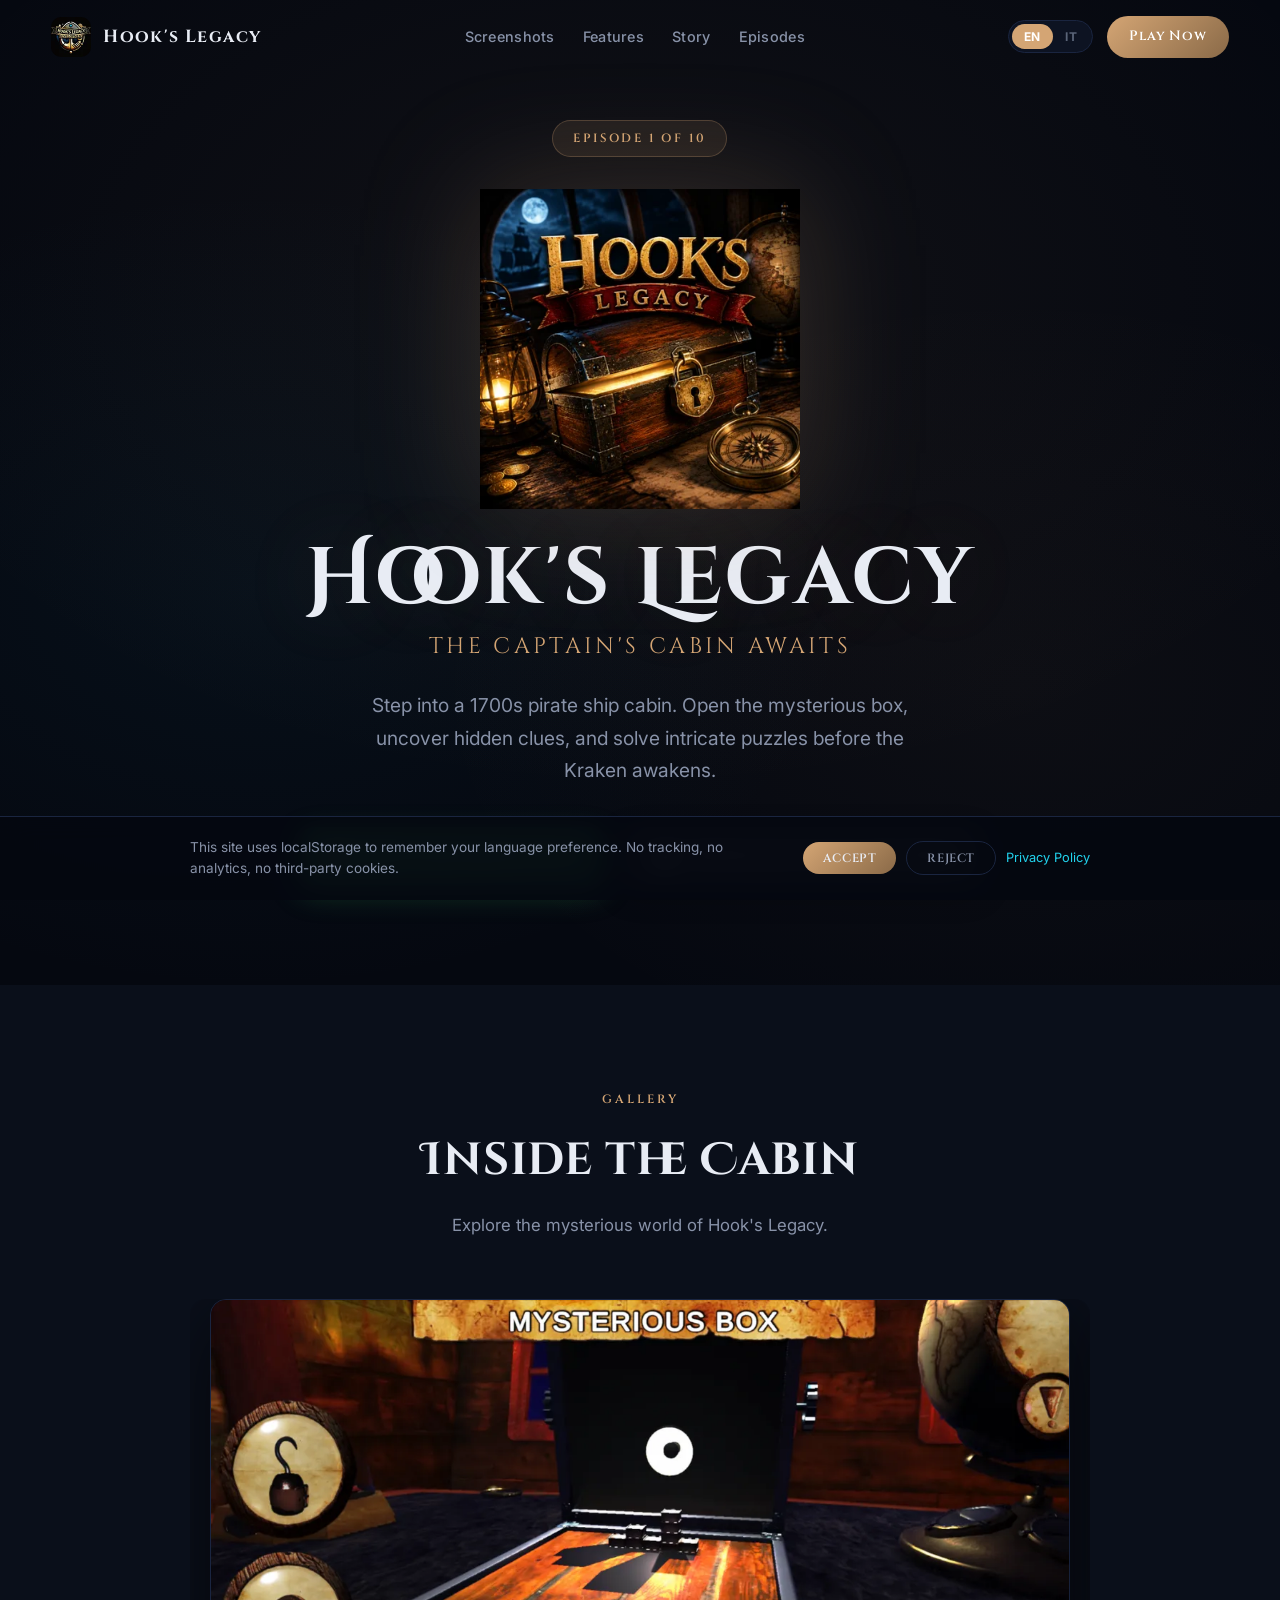
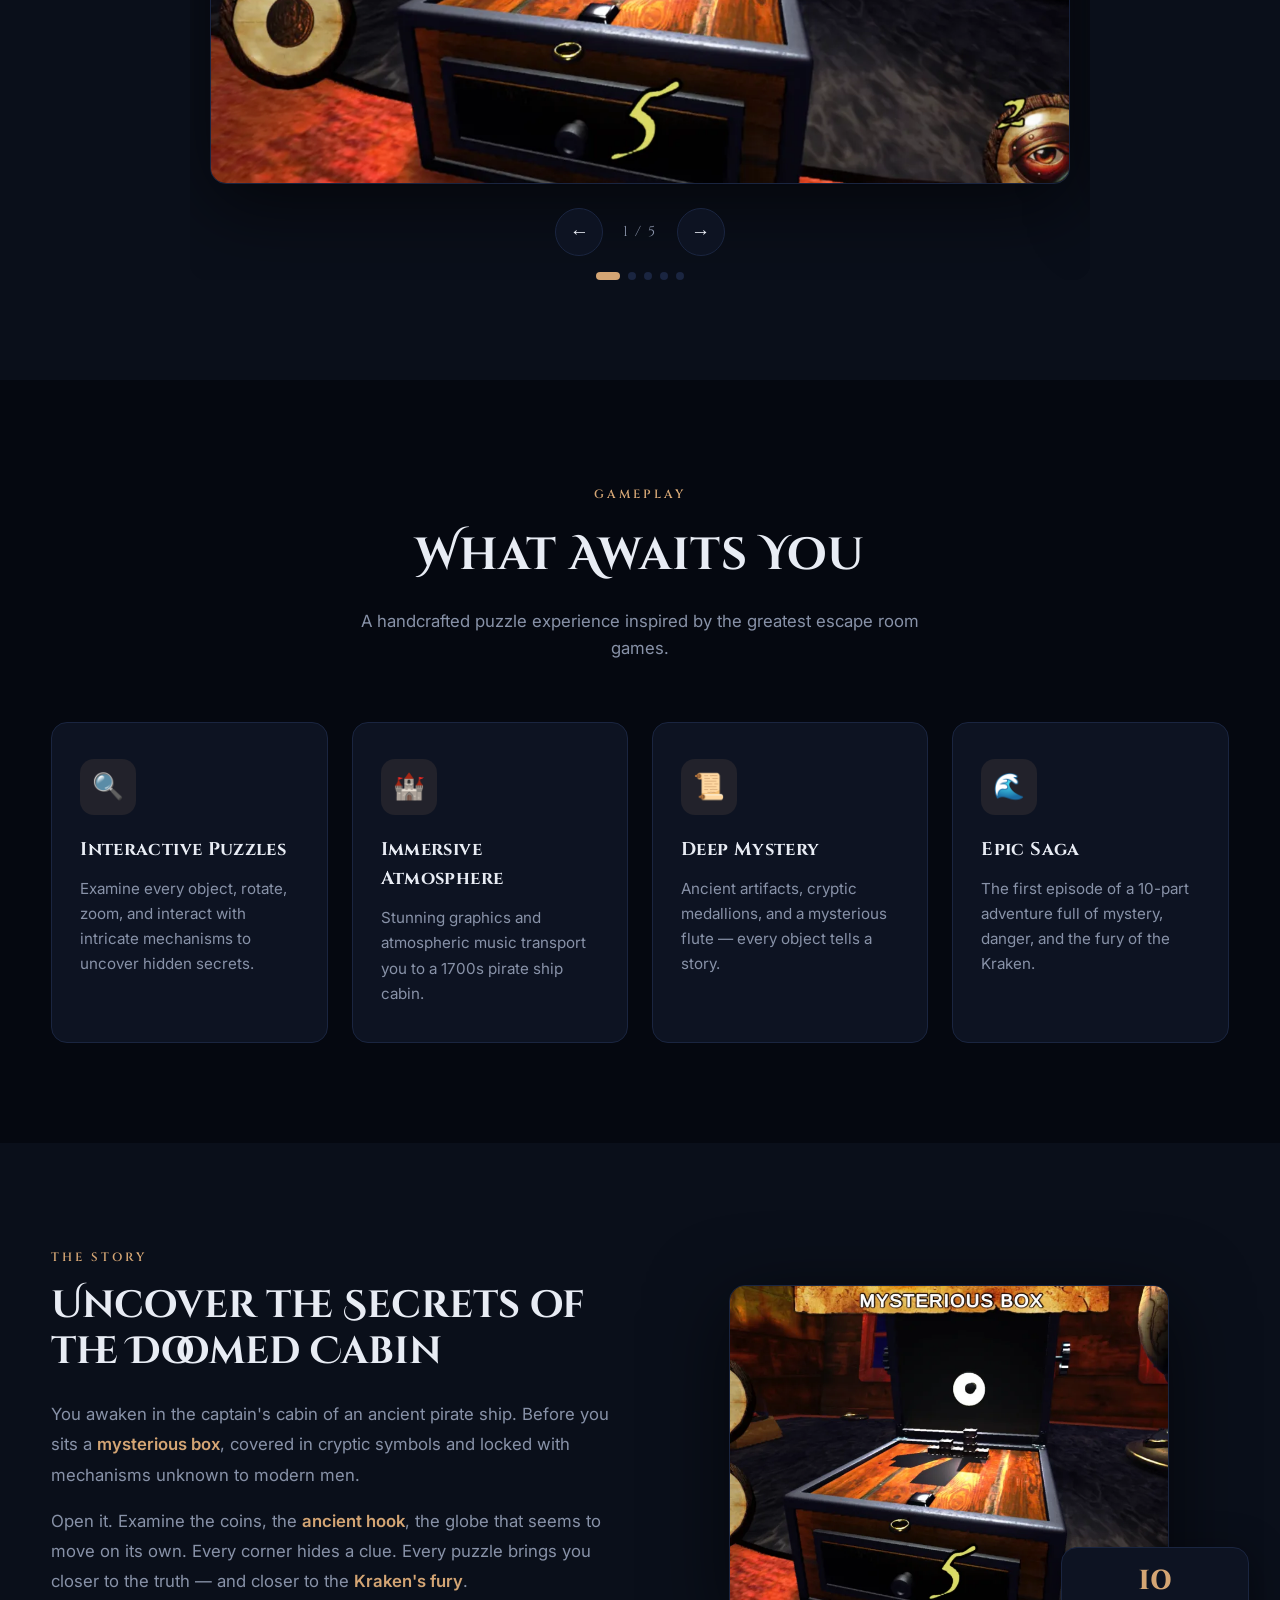
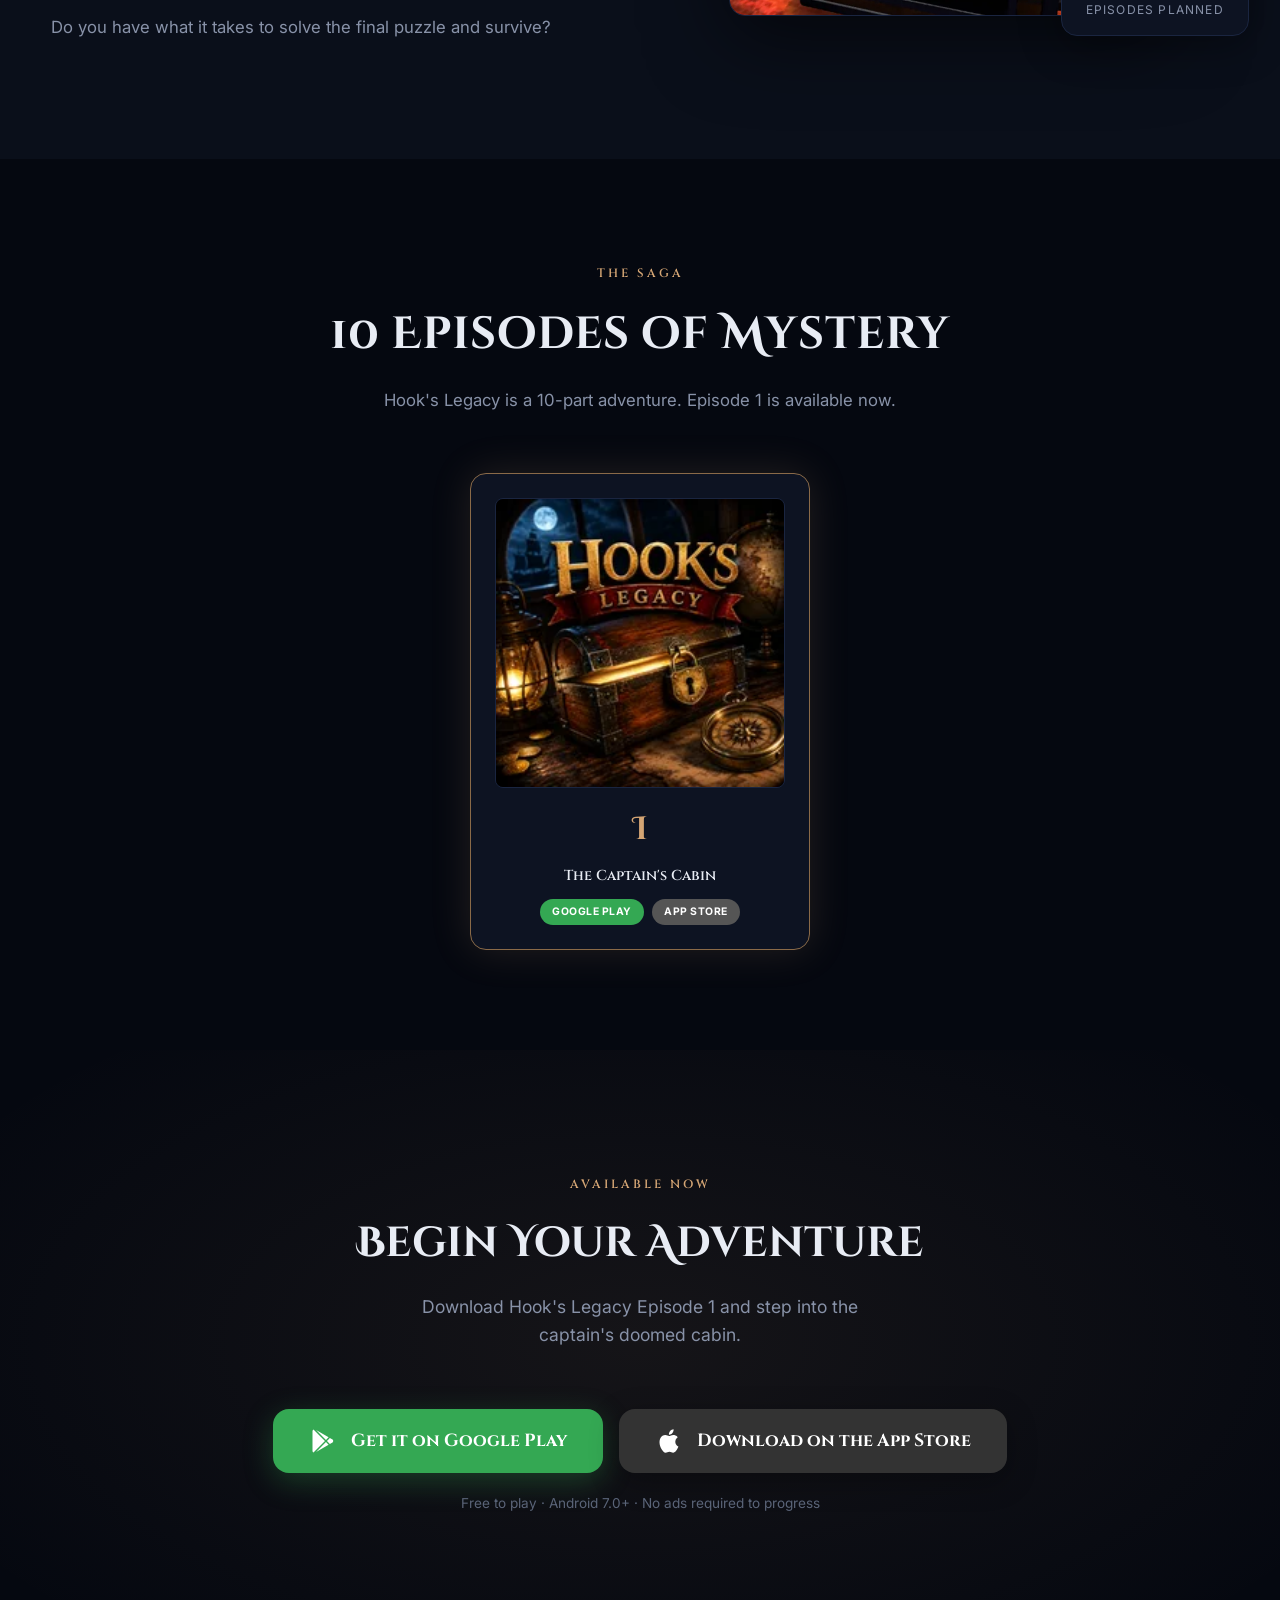
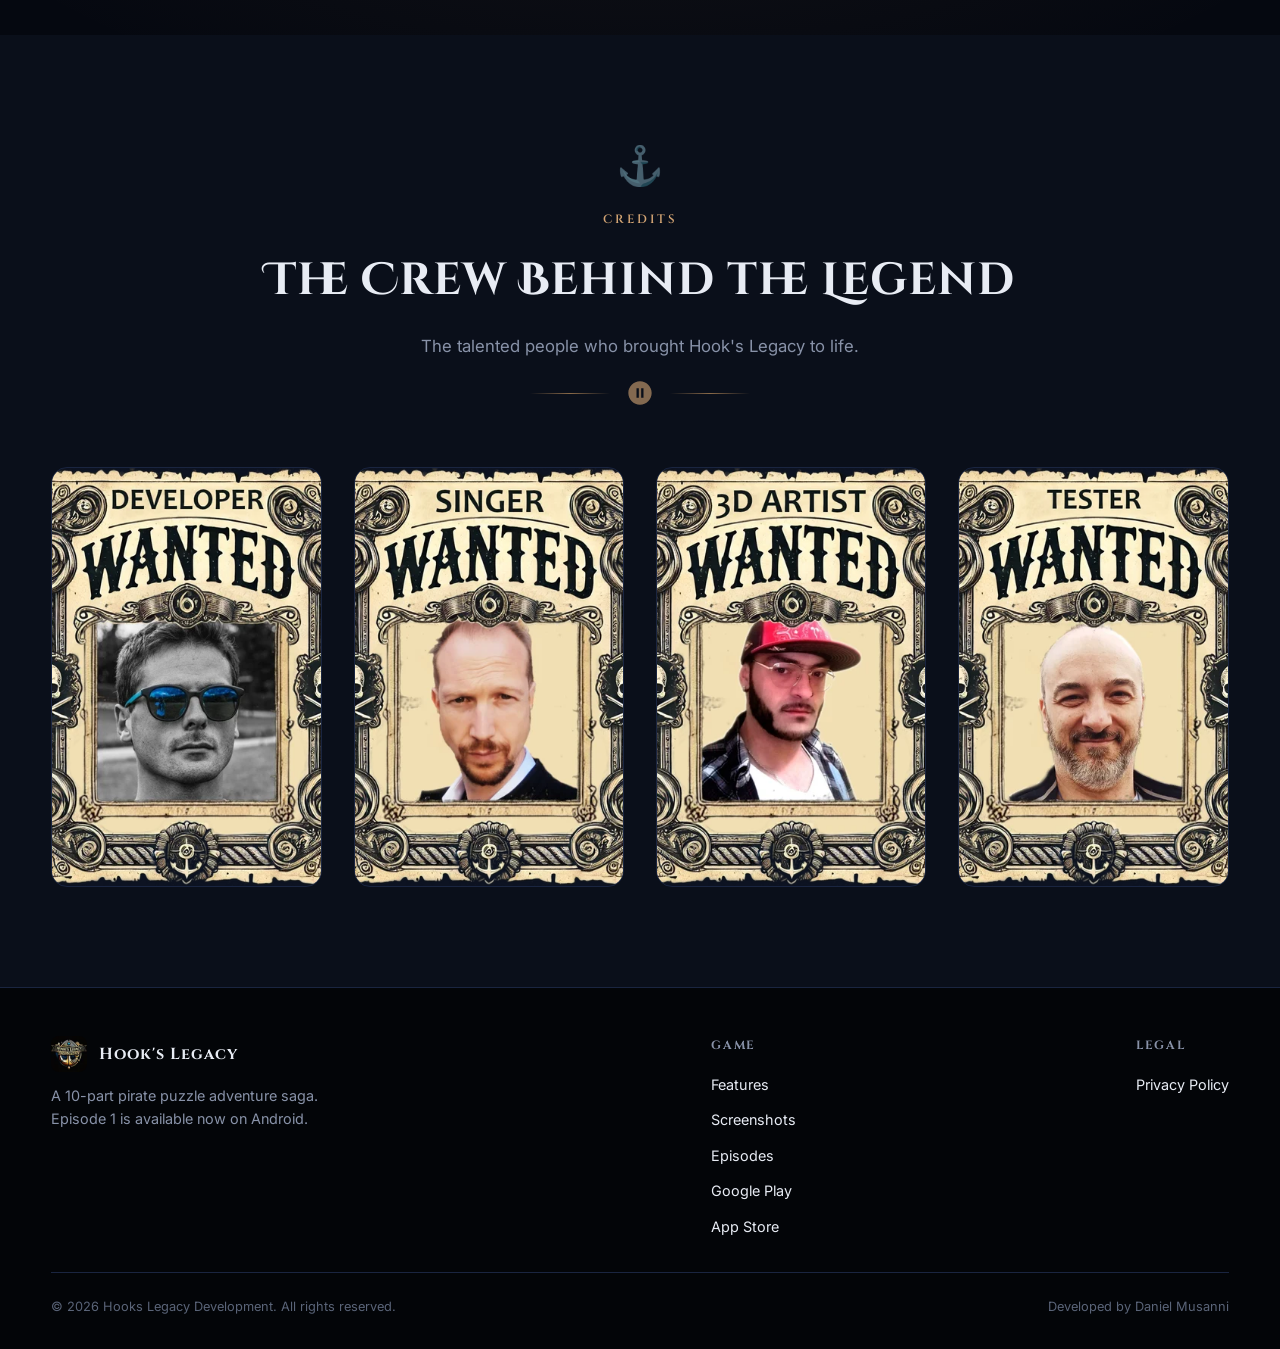
<file: index.html>
<!DOCTYPE html>
<html lang="en">
<head>
  <meta charset="UTF-8">
  <meta name="viewport" content="width=device-width, initial-scale=1.0">
  <title>Hook's Legacy — The Captain's Cabin Awaits</title>
  <meta name="description" content="Hook's Legacy Episode 1: a pirate-themed puzzle adventure set in a 1700s ship cabin.">
  <meta property="og:title" content="Hook's Legacy — Episode 1">
  <meta property="og:description" content="Step into the captain's cabin. Solve the puzzles. Survive the Kraken.">
  <meta property="og:type" content="website">
  <link rel="icon" type="image/svg+xml" href="assets/img/favicon.svg">
  <link rel="preconnect" href="https://fonts.googleapis.com">
  <link rel="preconnect" href="https://fonts.gstatic.com" crossorigin>
  <link href="https://fonts.googleapis.com/css2?family=Cinzel+Decorative:wght@400;700&family=Cinzel:wght@400;500;600;700&family=Inter:wght@400;500;600&display=swap" rel="stylesheet">
  <link rel="stylesheet" href="assets/css/style.css">
</head>
<body>

  <header class="site-header" id="header">
    <div class="container header-inner">
      <a class="header-brand" href="#">
        <img class="header-logo" src="assets/img/logo-sm.webp" alt="Hook's Legacy">
        <span class="header-title">Hook's Legacy</span>
      </a>
      <nav>
        <ul class="header-nav">
          <li><a href="#screenshots" data-i18n="nav.screenshots">Screenshots</a></li>
          <li><a href="#features" data-i18n="nav.features">Features</a></li>
          <li><a href="#story" data-i18n="nav.story">Story</a></li>
          <li><a href="#episodes" data-i18n="nav.episodes">Episodes</a></li>
        </ul>
      </nav>
      <div class="header-actions">
        <div class="lang-switch" role="group" aria-label="Language">
          <button type="button" data-lang="en" class="active">EN</button>
          <button type="button" data-lang="it">IT</button>
        </div>
        <a class="header-cta" href="https://play.google.com/store/apps/details?id=com.HooksLegacyDev.HooksLegacyEp1" target="_blank" rel="noopener" data-i18n="nav.play">Play Now</a>
      </div>
    </div>
  </header>

  <main>

    <section class="hero" id="hero">
      <div class="hero-particles" id="particles"></div>
      <div class="hero-content">
        <div class="hero-badge" data-i18n="hero.badge">Episode 1 of 10</div>
        <img class="hero-logo" src="assets/img/logo-hero.webp" alt="Hook's Legacy">
        <h1 class="hero-title">Hook's Legacy</h1>
        <p class="hero-subtitle" data-i18n="hero.subtitle">The Captain's Cabin Awaits</p>
        <p class="hero-tagline" data-i18n="hero.tagline">Step into a 1700s pirate ship cabin. Open the mysterious box, uncover hidden clues, and solve intricate puzzles before the Kraken awakens.</p>
        <div class="hero-cta">
          <a class="btn-play" href="https://play.google.com/store/apps/details?id=com.HooksLegacyDev.HooksLegacyEp1" target="_blank" rel="noopener">
            <svg viewBox="0 0 24 24" fill="currentColor"><path d="M3,20.5V3.5C3,2.91 3.34,2.39 3.84,2.15L13.69,12L3.84,21.85C3.34,21.61 3,21.09 3,20.5M16.81,15.12L6.05,21.34L14.54,12.85L16.81,15.12M20.16,10.81C20.5,11.08 20.75,11.5 20.75,12C20.75,12.5 20.53,12.9 20.18,13.18L17.89,14.5L15.39,12L17.89,9.5L20.16,10.81M6.05,2.66L16.81,8.88L14.54,11.15L6.05,2.66Z"/></svg>
            <span data-i18n="hero.cta">Get it on Google Play</span>
          </a>
          <a class="btn-play btn-apple" href="https://apps.apple.com/it/app/hooks-legacy-ep-1/id6753951734" target="_blank" rel="noopener">
            <svg viewBox="0 0 24 24" fill="currentColor"><path d="M18.71 19.5c-.83 1.24-1.71 2.45-3.05 2.47-1.34.03-1.77-.79-3.29-.79-1.53 0-2 .77-3.27.82-1.31.05-2.3-1.32-3.14-2.53C4.25 17 2.94 12.45 4.7 9.39c.87-1.52 2.43-2.48 4.12-2.51 1.28-.02 2.5.87 3.29.87.78 0 2.26-1.07 3.8-.91.65.03 2.47.26 3.64 1.98-.09.06-2.17 1.28-2.15 3.81.03 3.02 2.65 4.03 2.68 4.04-.03.07-.42 1.44-1.38 2.83M13 3.5c.73-.83 1.94-1.46 2.94-1.5.13 1.17-.34 2.35-1.04 3.19-.69.85-1.83 1.51-2.95 1.42-.15-1.15.41-2.35 1.05-3.11z"/></svg>
            <span data-i18n="hero.cta-apple">Download on the App Store</span>
          </a>
        </div>
      </div>
    </section>

    <section class="section section-dark" id="screenshots">
      <div class="container">
        <div class="section-header reveal">
          <span class="section-eyebrow" data-i18n="gallery.eyebrow">Gallery</span>
          <h2 class="section-title" data-i18n="gallery.title">Inside the Cabin</h2>
          <p class="section-desc" data-i18n="gallery.desc">Explore the mysterious world of Hook's Legacy.</p>
        </div>
        <div class="screenshots-carousel reveal">
          <div class="screenshots-track" id="carouselTrack">
            <div class="screenshot-slide"><img src="assets/img/screenshot-1.webp" alt="Screenshot 1" loading="lazy"></div>
            <div class="screenshot-slide"><img src="assets/img/screenshot-2.webp" alt="Screenshot 2" loading="lazy"></div>
            <div class="screenshot-slide"><img src="assets/img/screenshot-3.webp" alt="Screenshot 3" loading="lazy"></div>
            <div class="screenshot-slide"><img src="assets/img/screenshot-4.webp" alt="Screenshot 4" loading="lazy"></div>
            <div class="screenshot-slide"><img src="assets/img/screenshot-5.webp" alt="Screenshot 5" loading="lazy"></div>
          </div>
          <div class="carousel-controls">
            <button class="carousel-btn" id="prevBtn" aria-label="Previous">&#8592;</button>
            <span class="carousel-counter"><span id="currentSlide">1</span> / 5</span>
            <button class="carousel-btn" id="nextBtn" aria-label="Next">&#8594;</button>
          </div>
          <div class="carousel-dots" id="carouselDots">
            <button class="carousel-dot active" data-index="0"></button>
            <button class="carousel-dot" data-index="1"></button>
            <button class="carousel-dot" data-index="2"></button>
            <button class="carousel-dot" data-index="3"></button>
            <button class="carousel-dot" data-index="4"></button>
          </div>
        </div>
      </div>
    </section>

    <section class="section" id="features">
      <div class="container">
        <div class="section-header reveal">
          <span class="section-eyebrow" data-i18n="features.eyebrow">Gameplay</span>
          <h2 class="section-title" data-i18n="features.title">What Awaits You</h2>
          <p class="section-desc" data-i18n="features.desc">A handcrafted puzzle experience inspired by the greatest escape room games.</p>
        </div>
        <div class="features-grid">
          <div class="feature-card reveal reveal-delay-1">
            <div class="feature-icon">&#x1F50D;</div>
            <h3 data-i18n="features.f1.title">Interactive Puzzles</h3>
            <p data-i18n="features.f1.desc">Examine every object, rotate, zoom, and interact with intricate mechanisms to uncover hidden secrets.</p>
          </div>
          <div class="feature-card reveal reveal-delay-2">
            <div class="feature-icon">&#x1F3F0;</div>
            <h3 data-i18n="features.f2.title">Immersive Atmosphere</h3>
            <p data-i18n="features.f2.desc">Stunning graphics and atmospheric music transport you to a 1700s pirate ship cabin.</p>
          </div>
          <div class="feature-card reveal reveal-delay-3">
            <div class="feature-icon">&#x1F4DC;</div>
            <h3 data-i18n="features.f3.title">Deep Mystery</h3>
            <p data-i18n="features.f3.desc">Ancient artifacts, cryptic medallions, and a mysterious flute — every object tells a story.</p>
          </div>
          <div class="feature-card reveal reveal-delay-4">
            <div class="feature-icon">&#x1F30A;</div>
            <h3 data-i18n="features.f4.title">Epic Saga</h3>
            <p data-i18n="features.f4.desc">The first episode of a 10-part adventure full of mystery, danger, and the fury of the Kraken.</p>
          </div>
        </div>
      </div>
    </section>

    <section class="section section-dark" id="story">
      <div class="container">
        <div class="story-content">
          <div class="story-text reveal">
            <span class="section-eyebrow" data-i18n="story.eyebrow">The Story</span>
            <h2 data-i18n="story.title">Uncover the Secrets of the Doomed Cabin</h2>
            <p data-i18n="story.p1">You awaken in the captain's cabin of an ancient pirate ship. Before you sits a <span class="highlight" data-i18n="story.p1.hl">mysterious box</span>, covered in cryptic symbols and locked with mechanisms unknown to modern men.</p>
            <p data-i18n="story.p2">Open it. Examine the coins, the <span class="highlight" data-i18n="story.p2.hl">ancient hook</span>, the globe that seems to move on its own. Every corner hides a clue. Every puzzle brings you closer to the truth — and closer to the <span class="highlight" data-i18n="story.p2.hl2">Kraken's fury</span>.</p>
            <p data-i18n="story.p3">Do you have what it takes to solve the final puzzle and survive?</p>
          </div>
          <div class="story-visual reveal reveal-delay-2">
            <img class="story-image" src="assets/img/story-image.webp" alt="The captain's cabin">
            <div class="story-badge">
              <div class="story-badge-num">10</div>
              <div class="story-badge-label" data-i18n="story.badge">Episodes Planned</div>
            </div>
          </div>
        </div>
      </div>
    </section>

    <section class="section" id="episodes">
      <div class="container">
        <div class="section-header reveal">
          <span class="section-eyebrow" data-i18n="episodes.eyebrow">The Saga</span>
          <h2 class="section-title" data-i18n="episodes.title">10 Episodes of Mystery</h2>
          <p class="section-desc" data-i18n="episodes.desc">Hook's Legacy is a 10-part adventure. Episode 1 is available now.</p>
        </div>
        <div class="episode-single reveal">
          <div class="episode-card episode-current">
            <img class="episode-thumb" src="assets/img/episode-1.webp" alt="Episode 1">
            <div class="episode-num">I</div>
            <div class="episode-title" data-i18n="episodes.e1.title">The Captain's Cabin</div>
            <div class="episode-stores">
              <a class="store-badge store-google" href="https://play.google.com/store/apps/details?id=com.HooksLegacyDev.HooksLegacyEp1" target="_blank" rel="noopener">Google Play</a>
              <a class="store-badge store-apple" href="https://apps.apple.com/it/app/hooks-legacy-ep-1/id6753951734" target="_blank" rel="noopener">App Store</a>
            </div>
          </div>
        </div>
      </div>
    </section>

    <section class="download-section" id="download">
      <div class="download-content">
        <div class="section-header reveal">
          <span class="section-eyebrow" data-i18n="download.eyebrow">Available Now</span>
          <h2 class="download-title" data-i18n="download.title">Begin Your Adventure</h2>
          <p class="download-subtitle" data-i18n="download.desc">Download Hook's Legacy Episode 1 and step into the captain's doomed cabin.</p>
        </div>
        <div class="download-stores reveal">
          <a class="download-badge" href="https://play.google.com/store/apps/details?id=com.HooksLegacyDev.HooksLegacyEp1" target="_blank" rel="noopener">
            <svg viewBox="0 0 24 24" fill="currentColor"><path d="M3,20.5V3.5C3,2.91 3.34,2.39 3.84,2.15L13.69,12L3.84,21.85C3.34,21.61 3,21.09 3,20.5M16.81,15.12L6.05,21.34L14.54,12.85L16.81,15.12M20.16,10.81C20.5,11.08 20.75,11.5 20.75,12C20.75,12.5 20.53,12.9 20.18,13.18L17.89,14.5L15.39,12L17.89,9.5L20.16,10.81M6.05,2.66L16.81,8.88L14.54,11.15L6.05,2.66Z"/></svg>
            <span data-i18n="download.cta">Get it on Google Play</span>
          </a>
          <a class="download-badge download-badge-apple" href="https://apps.apple.com/it/app/hooks-legacy-ep-1/id6753951734" target="_blank" rel="noopener">
            <svg viewBox="0 0 24 24" fill="currentColor"><path d="M18.71 19.5c-.83 1.24-1.71 2.45-3.05 2.47-1.34.03-1.77-.79-3.29-.79-1.53 0-2 .77-3.27.82-1.31.05-2.3-1.32-3.14-2.53C4.25 17 2.94 12.45 4.7 9.39c.87-1.52 2.43-2.48 4.12-2.51 1.28-.02 2.5.87 3.29.87.78 0 2.26-1.07 3.8-.91.65.03 2.47.26 3.64 1.98-.09.06-2.17 1.28-2.15 3.81.03 3.02 2.65 4.03 2.68 4.04-.03.07-.42 1.44-1.38 2.83M13 3.5c.73-.83 1.94-1.46 2.94-1.5.13 1.17-.34 2.35-1.04 3.19-.69.85-1.83 1.51-2.95 1.42-.15-1.15.41-2.35 1.05-3.11z"/></svg>
            <span data-i18n="download.cta-apple">Download on the App Store</span>
          </a>
        </div>
        <p class="download-meta reveal" data-i18n="download.meta">Free to play · Android 7.0+ · No ads required to progress</p>
      </div>
    </section>

    <!-- ═══════════ CREDITS ═══════════ -->
    <section class="section section-dark" id="credits">
      <div class="container">
        <div class="section-header reveal">
          <div class="credits-deco">&#x2693;</div>
          <span class="section-eyebrow" data-i18n="credits.eyebrow">Credits</span>
          <h2 class="section-title" data-i18n="credits.title">The Crew Behind the Legend</h2>
          <p class="section-desc" data-i18n="credits.desc">The talented people who brought Hook's Legacy to life.</p>
          <div class="credits-divider"><span></span><svg viewBox="0 0 24 24" width="28" height="28" fill="var(--gold)"><path d="M12 2C6.48 2 2 6.48 2 12s4.48 10 10 10 10-4.48 10-10S17.52 2 12 2zm-1 14H9V8h2v8zm4 0h-2V8h2v8z"/></svg><span></span></div>
        </div>

        <div class="credits-grid">
          <!-- Daniel -->
          <div class="credit-card credit-card--flip reveal reveal-delay-1">
            <div class="credit-card-inner">
              <div class="credit-card-front">
                <img class="credit-wanted" src="assets/img/credit-daniel.png" alt="Daniel Musanni">
                <div class="credit-card-glow"></div>
              </div>
              <div class="credit-card-back">
                <div class="credit-back-content">
                  <h3>Daniel Musanni</h3>
                  <span class="credit-role" data-i18n="credits.daniel.role">Developer & Creator</span>
                  <p data-i18n="credits.daniel.desc">Unity developer and mastermind behind Hook's Legacy. Also produced <a href="https://hookslegacyteam.github.io/TBR-Timeline-Breaker-Rewind/" target="_blank" rel="noopener">Timeline Breaker Rewind</a> and an <a href="https://github.com/HooksLegacyTeam/DDR-Pad-with-Arduino-4-to-8-FSR-GUI" target="_blank" rel="noopener">affordable DDR pad</a>.</p>
                </div>
              </div>
            </div>
          </div>

          <!-- Valeriano -->
          <div class="credit-card credit-card--flip reveal reveal-delay-2">
            <div class="credit-card-inner">
              <div class="credit-card-front">
                <img class="credit-wanted" src="assets/img/credit-valeriano.png" alt="Valeriano De Zordo">
                <div class="credit-card-glow"></div>
              </div>
              <div class="credit-card-back">
                <div class="credit-back-content">
                  <h3>Valeriano De Zordo</h3>
                  <span class="credit-role" data-i18n="credits.valeriano.role">Composer & Singer</span>
                  <p data-i18n="credits.valeriano.desc">Composed and performed <a href="https://youtu.be/pboevSc9QCQ" target="_blank" rel="noopener">Here Comes the Kraken</a> and <a href="https://youtu.be/p-L8N2mwAf8" target="_blank" rel="noopener">Keepers of the Sea</a> with <a href="https://www.youtube.com/@agarthic1274" target="_blank" rel="noopener">Agarthic</a>.</p>
                  <a class="credit-link" href="https://www.youtube.com/@valerianomusicdezordo8969" target="_blank" rel="noopener">&#9654; YouTube Channel</a>
                </div>
              </div>
            </div>
          </div>

          <!-- Jonny -->
          <div class="credit-card credit-card--flip reveal reveal-delay-3">
            <div class="credit-card-inner">
              <div class="credit-card-front">
                <img class="credit-wanted" src="assets/img/credit-jonny.png" alt="Jonny">
                <div class="credit-card-glow"></div>
              </div>
              <div class="credit-card-back">
                <div class="credit-back-content">
                  <h3>Jonny</h3>
                  <span class="credit-role" data-i18n="credits.jonny.role">3D & Textures</span>
                  <p data-i18n="credits.jonny.desc">Created the 3D models and textures that bring the captain's cabin to life.</p>
                </div>
              </div>
            </div>
          </div>

          <!-- Fabio -->
          <div class="credit-card credit-card--flip reveal reveal-delay-4">
            <div class="credit-card-inner">
              <div class="credit-card-front">
                <img class="credit-wanted" src="assets/img/credit-fabio.png" alt="Fabio il Nerdaro">
                <div class="credit-card-glow"></div>
              </div>
              <div class="credit-card-back">
                <div class="credit-back-content">
                  <h3>Fabio il Nerdaro</h3>
                  <span class="credit-role" data-i18n="credits.fabio.role">Lead Tester</span>
                  <p data-i18n="credits.fabio.desc">Rigorously tested every puzzle, every corner, every bug — multiple times over.</p>
                </div>
              </div>
            </div>
          </div>
        </div>

      </div>
    </section>

  </main>

  <footer class="site-footer">
    <div class="container">
      <div class="footer-grid">
        <div class="footer-brand">
          <div class="footer-brand-logo">
            <img src="assets/img/logo-sm.webp" alt="Hook's Legacy">
            <span>Hook's Legacy</span>
          </div>
          <p data-i18n="footer.desc">A 10-part pirate puzzle adventure saga. Episode 1 is available now on Android.</p>
        </div>
        <div class="footer-links">
          <h5 data-i18n="footer.game">Game</h5>
          <ul>
            <li><a href="#features" data-i18n="nav.features">Features</a></li>
            <li><a href="#screenshots" data-i18n="nav.screenshots">Screenshots</a></li>
            <li><a href="#episodes" data-i18n="nav.episodes">Episodes</a></li>
            <li><a href="https://play.google.com/store/apps/details?id=com.HooksLegacyDev.HooksLegacyEp1" target="_blank" rel="noopener">Google Play</a></li>
            <li><a href="https://apps.apple.com/it/app/hooks-legacy-ep-1/id6753951734" target="_blank" rel="noopener">App Store</a></li>
          </ul>
        </div>
        <div class="footer-links">
          <h5 data-i18n="footer.legal">Legal</h5>
          <ul>
            <li><a href="privacy.html" data-i18n="footer.privacy">Privacy Policy</a></li>
          </ul>
        </div>
      </div>
      <div class="footer-bottom">
        <span>&copy; 2026 Hooks Legacy Development. All rights reserved.</span>
        <span>Developed by Daniel Musanni</span>
      </div>
    </div>
  </footer>

  <!-- ═══════════ COOKIE CONSENT ═══════════ -->
  <div class="cookie-banner" id="cookieBanner">
    <div class="cookie-inner">
      <p class="cookie-text" data-i18n="cookie.text">This site uses localStorage to remember your language preference. No tracking, no analytics, no third-party cookies.</p>
      <div class="cookie-actions">
        <button class="cookie-btn cookie-accept" id="cookieAccept" data-i18n="cookie.accept">Accept</button>
        <button class="cookie-btn cookie-reject" id="cookieReject" data-i18n="cookie.reject">Reject</button>
        <a class="cookie-link" href="privacy.html" data-i18n="cookie.privacy">Privacy Policy</a>
      </div>
    </div>
  </div>

  <script src="assets/js/i18n.js"></script>
  <script src="assets/js/main.js"></script>
</body>
</html>
</file>
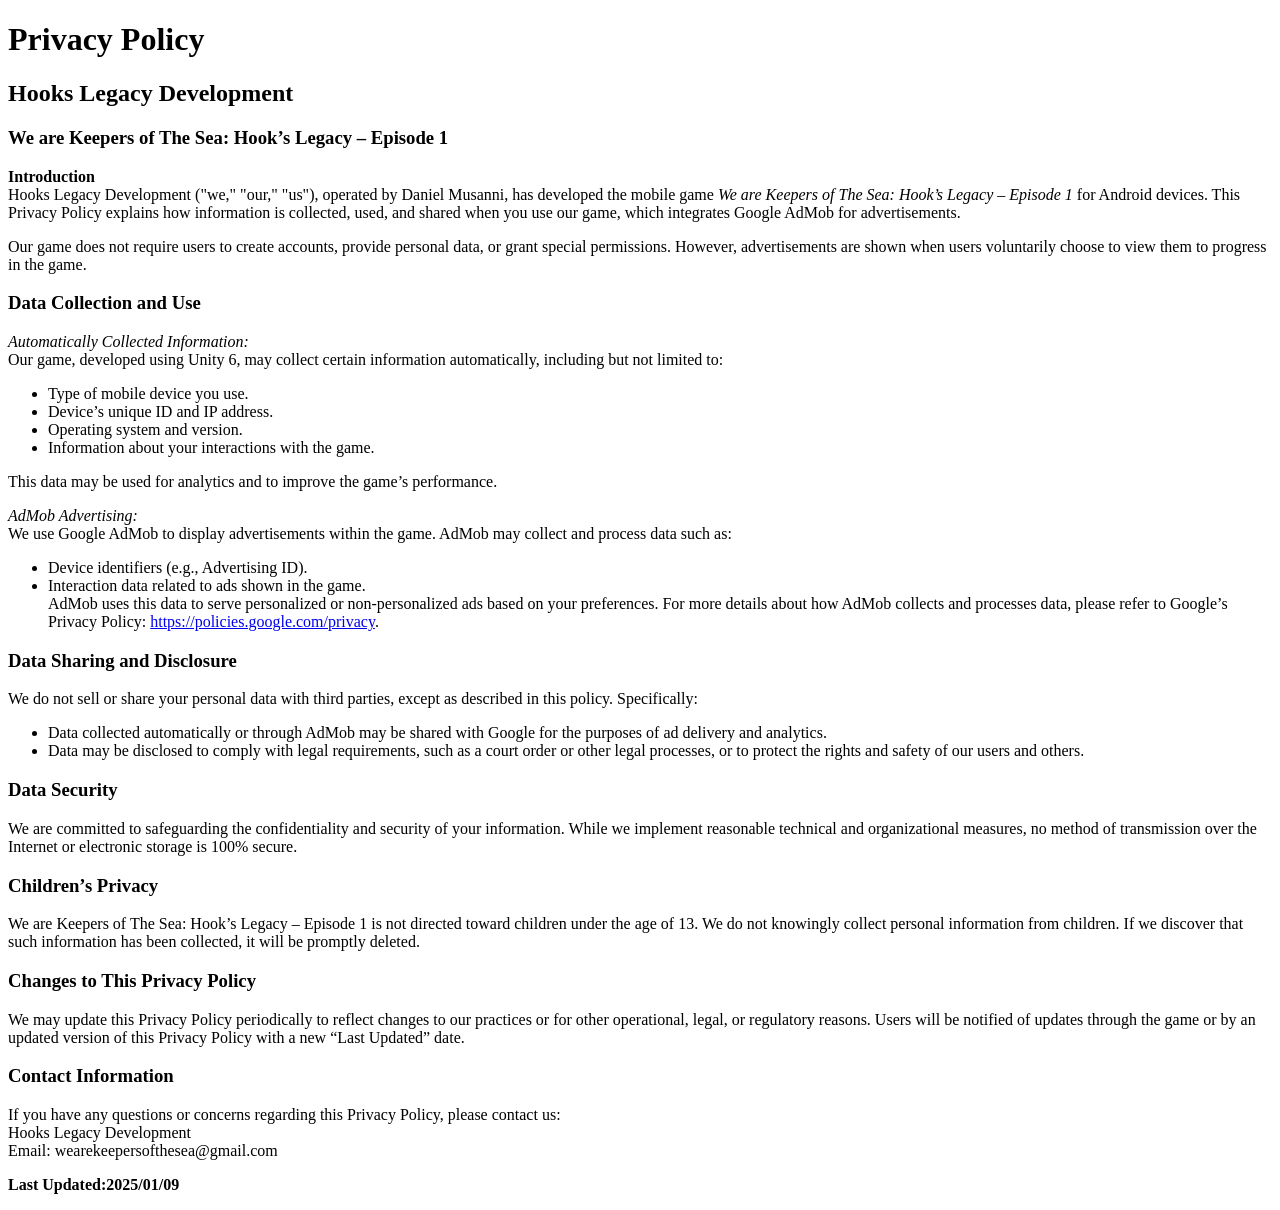
<file: privacy-policy/index.html>
<!DOCTYPE html>
<html lang="en">
<head>
  <meta charset="UTF-8" />
  <title>Privacy Policy | Hook’s Legacy</title>
</head>
<body>

  <!-- Titoli principali -->
  <h1>Privacy Policy</h1>
  <h2>Hooks Legacy Development</h2>
  <h3>We are Keepers of The Sea: Hook’s Legacy – Episode 1</h3>

  <!-- Introduzione -->
  <p><strong>Introduction</strong><br>
  Hooks Legacy Development ("we," "our," "us"), operated by Daniel Musanni, has developed the mobile game
  <em>We are Keepers of The Sea: Hook’s Legacy – Episode 1</em> for Android devices.
  This Privacy Policy explains how information is collected, used, and shared when you use our game,
  which integrates Google AdMob for advertisements.</p>

  <p>Our game does not require users to create accounts, provide personal data, or grant special permissions.
  However, advertisements are shown when users voluntarily choose to view them to progress in the game.</p>

  <!-- Data Collection and Use -->
  <h3>Data Collection and Use</h3>
  <p><em>Automatically Collected Information:</em><br>
  Our game, developed using Unity 6, may collect certain information automatically, including but not limited to:</p>
  <ul>
    <li>Type of mobile device you use.</li>
    <li>Device’s unique ID and IP address.</li>
    <li>Operating system and version.</li>
    <li>Information about your interactions with the game.</li>
  </ul>
  <p>This data may be used for analytics and to improve the game’s performance.</p>

  <p><em>AdMob Advertising:</em><br>
  We use Google AdMob to display advertisements within the game. AdMob may collect and process data such as:
  </p>
  <ul>
    <li>Device identifiers (e.g., Advertising ID).</li>
    <li>
      Interaction data related to ads shown in the game.
      <br>
      AdMob uses this data to serve personalized or non-personalized ads based on your preferences.
      For more details about how AdMob collects and processes data, please refer to Google’s Privacy Policy:
      <a href="https://policies.google.com/privacy">https://policies.google.com/privacy</a>.
    </li>
  </ul>

  <!-- Data Sharing and Disclosure -->
  <h3>Data Sharing and Disclosure</h3>
  <p>We do not sell or share your personal data with third parties, except as described in this policy.
  Specifically:</p>
  <ul>
    <li>
      Data collected automatically or through AdMob may be shared with Google for the purposes
      of ad delivery and analytics.
    </li>
    <li>
      Data may be disclosed to comply with legal requirements, such as a court order or other legal processes,
      or to protect the rights and safety of our users and others.
    </li>
  </ul>

  <!-- Data Security -->
  <h3>Data Security</h3>
  <p>
    We are committed to safeguarding the confidentiality and security of your information.
    While we implement reasonable technical and organizational measures,
    no method of transmission over the Internet or electronic storage is 100% secure.
  </p>

  <!-- Children’s Privacy -->
  <h3>Children’s Privacy</h3>
  <p>
    We are Keepers of The Sea: Hook’s Legacy – Episode 1 is not directed toward children under the age of 13.
    We do not knowingly collect personal information from children.
    If we discover that such information has been collected, it will be promptly deleted.
  </p>

  <!-- Changes to This Privacy Policy -->
  <h3>Changes to This Privacy Policy</h3>
  <p>
    We may update this Privacy Policy periodically to reflect changes to our practices
    or for other operational, legal, or regulatory reasons.
    Users will be notified of updates through the game or by an updated version of
    this Privacy Policy with a new “Last Updated” date.
  </p>

  <!-- Contact Information -->
  <h3>Contact Information</h3>
  <p>
    If you have any questions or concerns regarding this Privacy Policy, please contact us:<br>
    Hooks Legacy Development<br>
    Email: wearekeepersofthesea@gmail.com
  </p>

  <!-- Last Updated -->
  <p><strong>Last Updated:2025/01/09</
</file>
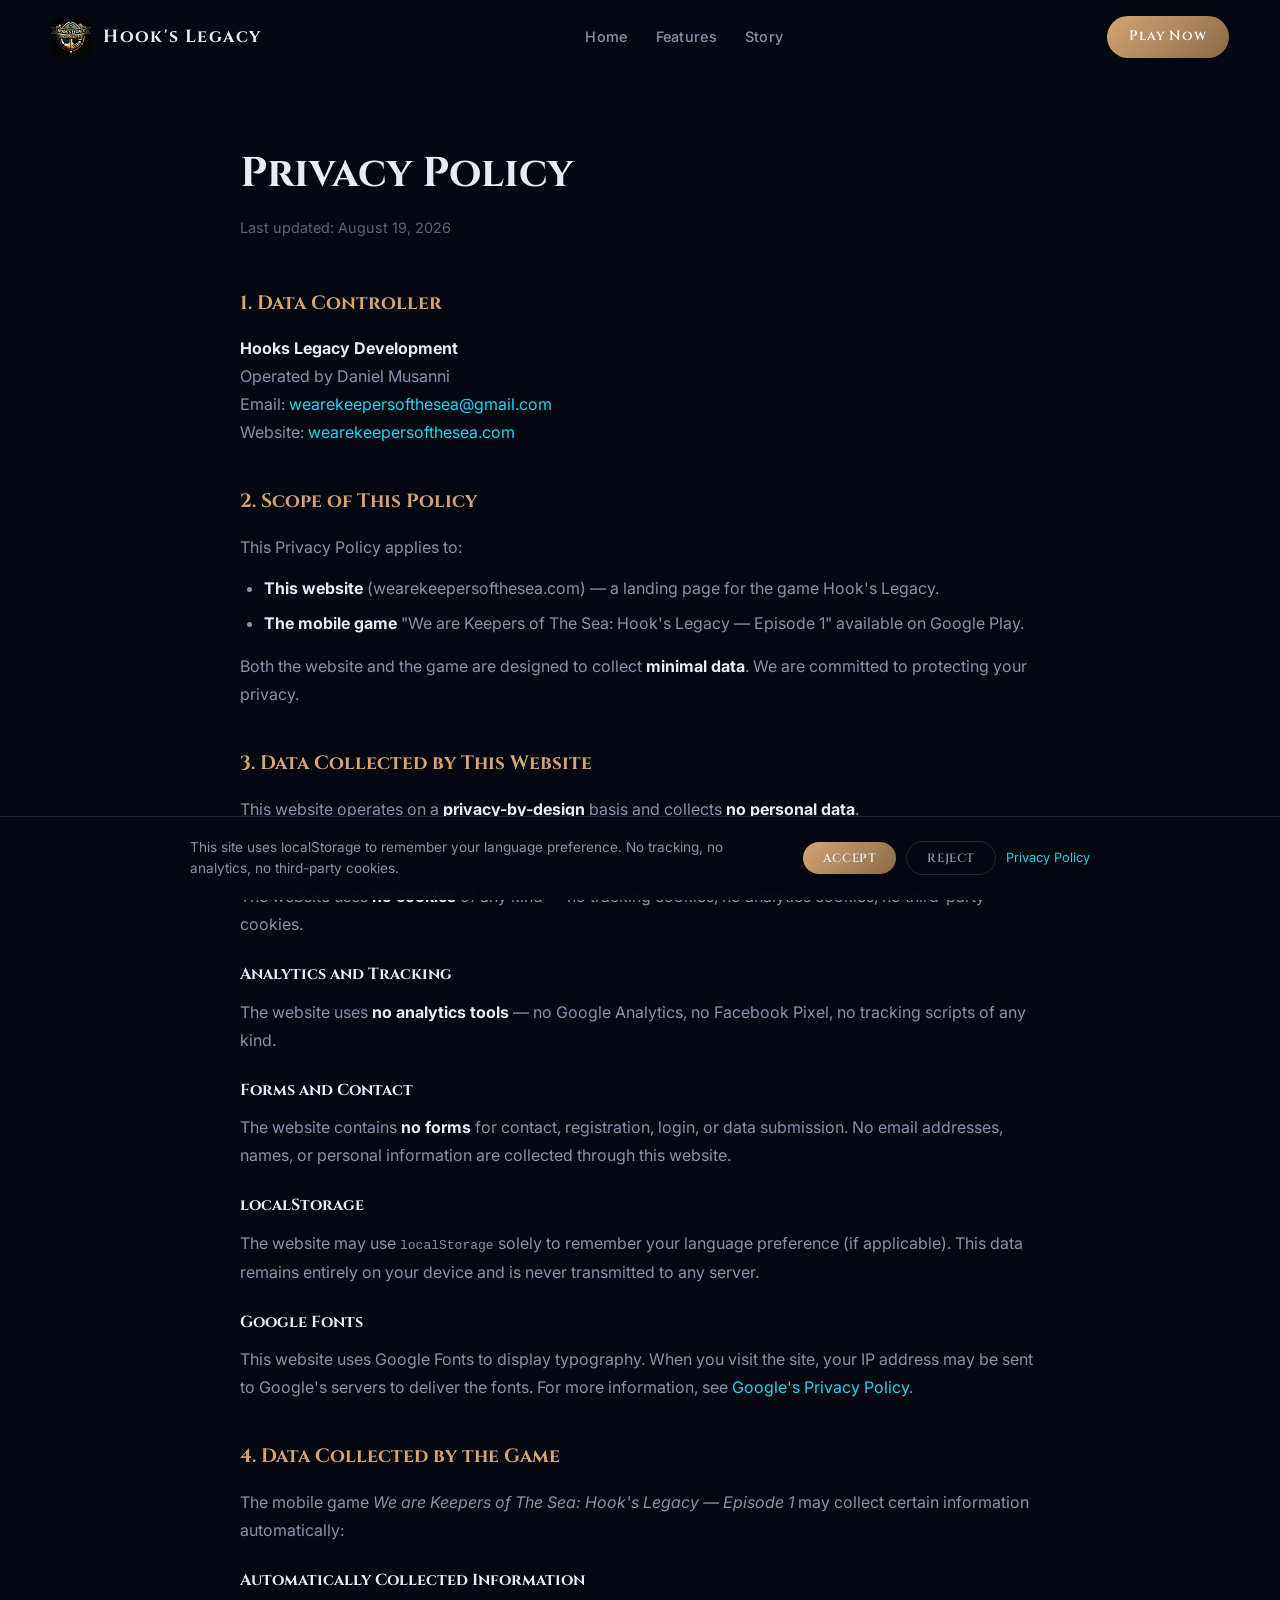
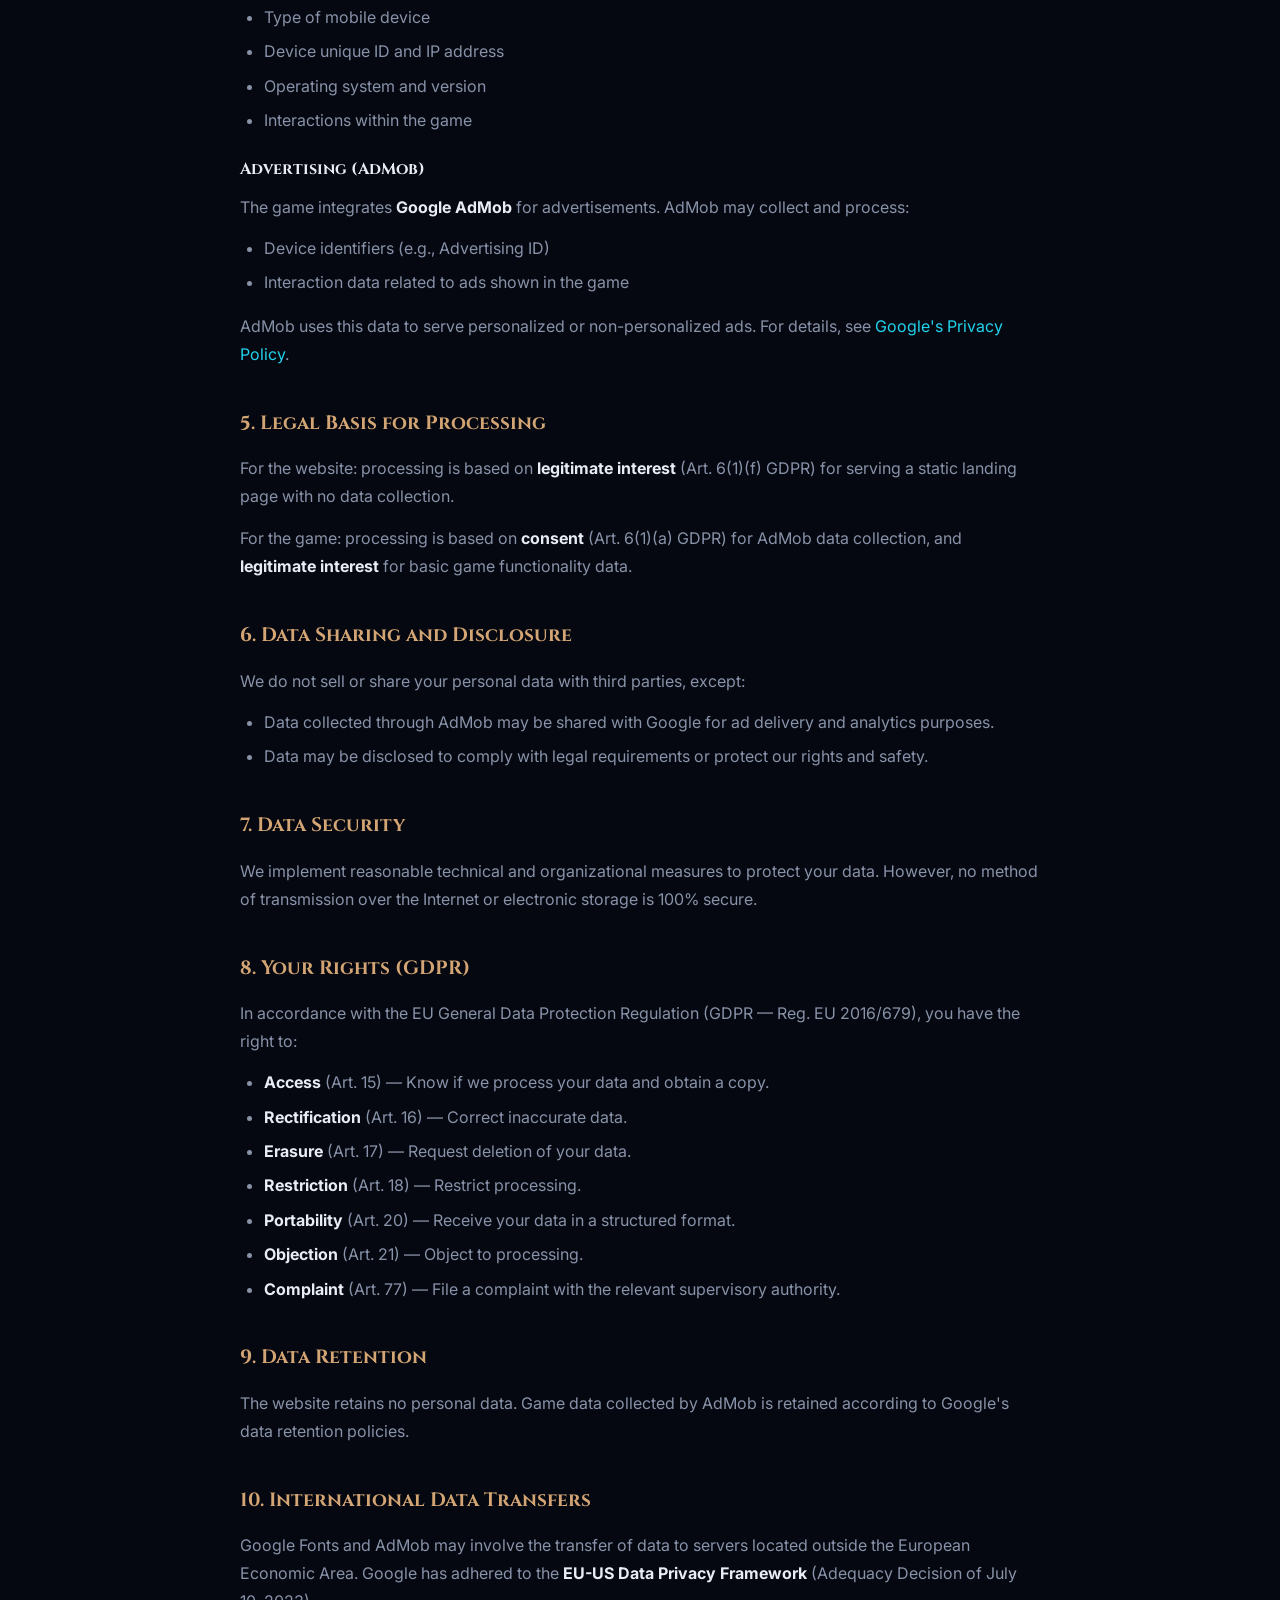
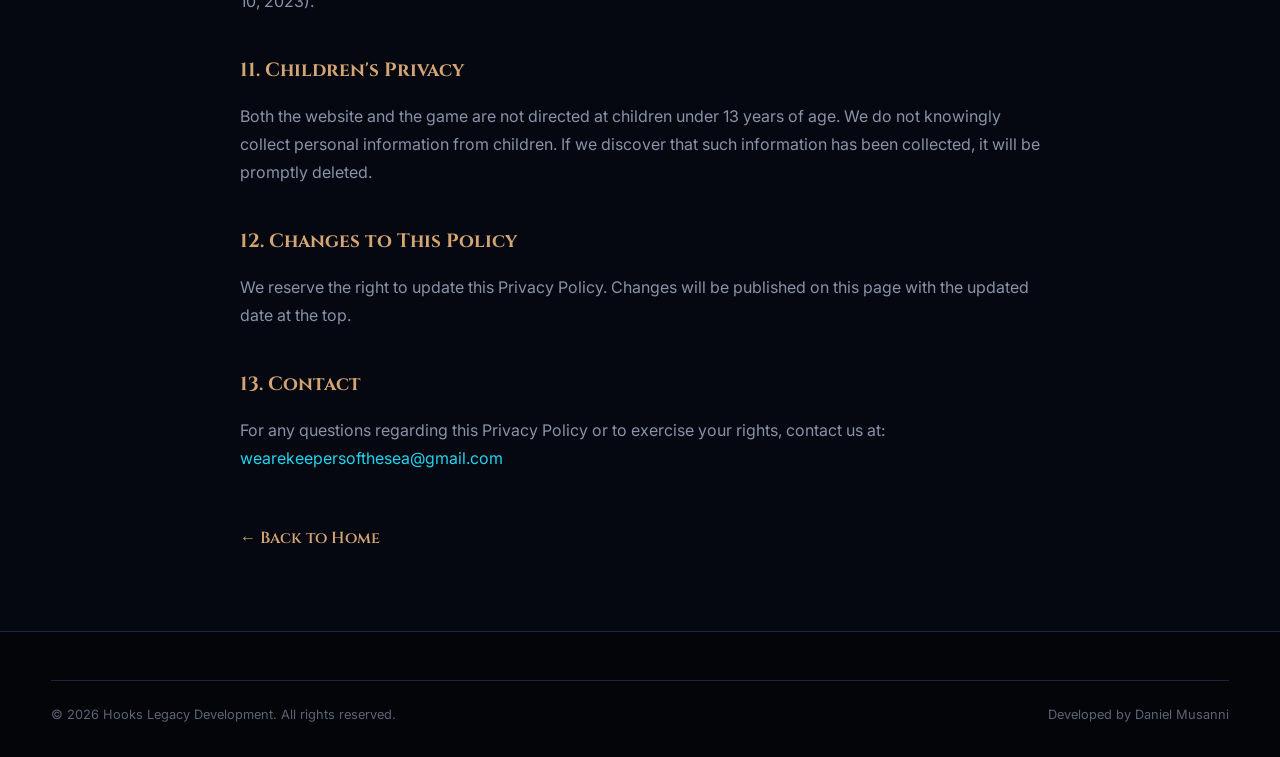
<file: privacy.html>
<!DOCTYPE html>
<html lang="en">
<head>
  <meta charset="UTF-8">
  <meta name="viewport" content="width=device-width, initial-scale=1.0">
  <title>Privacy Policy — Hook's Legacy</title>
  <meta name="description" content="Privacy Policy for Hook's Legacy mobile game and wearekeepersofthesea.com website.">
  <link rel="icon" type="image/svg+xml" href="assets/img/favicon.svg">
  <link rel="preconnect" href="https://fonts.googleapis.com">
  <link rel="preconnect" href="https://fonts.gstatic.com" crossorigin>
  <link href="https://fonts.googleapis.com/css2?family=Cinzel:wght@400;500;600;700&family=Inter:wght@400;500;600&display=swap" rel="stylesheet">
  <link rel="stylesheet" href="assets/css/style.css">
  <style>
    .legal { padding: 140px 0 80px; }
    .legal h1 { font-family: var(--font-display); font-size: clamp(1.8rem, 4vw, 2.6rem); margin-bottom: 8px; }
    .legal .updated { color: var(--text-muted); font-size: 0.9rem; margin-bottom: 48px; }
    .legal h2 { font-family: var(--font-heading); font-size: 1.2rem; margin: 40px 0 16px; color: var(--gold); }
    .legal h3 { font-family: var(--font-heading); font-size: 1rem; margin: 24px 0 10px; }
    .legal p { color: var(--text-dim); margin-bottom: 14px; line-height: 1.75; }
    .legal ul { margin: 0 0 16px 24px; color: var(--text-dim); }
    .legal li { margin-bottom: 8px; line-height: 1.65; }
    .legal a { color: var(--ocean-bright); }
    .legal strong { color: var(--text); }
    .legal .back-link { display: inline-flex; align-items: center; gap: 8px; margin-top: 40px; color: var(--gold); font-family: var(--font-heading); font-weight: 600; }
  </style>
</head>
<body>

  <!-- ═══════════ HEADER ═══════════ -->
  <header class="site-header" id="header">
    <div class="container header-inner">
      <a class="header-brand" href="index.html">
        <img class="header-logo" src="assets/img/logo-sm.webp" alt="Hook's Legacy">
        <span class="header-title">Hook's Legacy</span>
      </a>
      <nav>
        <ul class="header-nav">
          <li><a href="index.html">Home</a></li>
          <li><a href="index.html#features">Features</a></li>
          <li><a href="index.html#story">Story</a></li>
        </ul>
      </nav>
      <a class="header-cta" href="https://play.google.com/store/apps/details?id=com.HooksLegacyDev.HooksLegacyEp1" target="_blank" rel="noopener">
        Play Now
      </a>
    </div>
  </header>

  <main>
    <section class="section legal">
      <div class="container" style="max-width:800px">

        <h1>Privacy Policy</h1>
        <p class="updated">Last updated: August 19, 2026</p>

        <!-- 1. Controller -->
        <h2>1. Data Controller</h2>
        <p><strong>Hooks Legacy Development</strong><br>
        Operated by Daniel Musanni<br>
        Email: <a href="mailto:wearekeepersofthesea@gmail.com">wearekeepersofthesea@gmail.com</a><br>
        Website: <a href="https://wearekeepersofthesea.com">wearekeepersofthesea.com</a></p>

        <!-- 2. Scope -->
        <h2>2. Scope of This Policy</h2>
        <p>This Privacy Policy applies to:</p>
        <ul>
          <li><strong>This website</strong> (wearekeepersofthesea.com) — a landing page for the game Hook's Legacy.</li>
          <li><strong>The mobile game</strong> "We are Keepers of The Sea: Hook's Legacy — Episode 1" available on Google Play.</li>
        </ul>
        <p>Both the website and the game are designed to collect <strong>minimal data</strong>. We are committed to protecting your privacy.</p>

        <!-- 3. Website Data -->
        <h2>3. Data Collected by This Website</h2>
        <p>This website operates on a <strong>privacy-by-design</strong> basis and collects <strong>no personal data</strong>.</p>

        <h3>Cookies</h3>
        <p>The website uses <strong>no cookies</strong> of any kind — no tracking cookies, no analytics cookies, no third-party cookies.</p>

        <h3>Analytics and Tracking</h3>
        <p>The website uses <strong>no analytics tools</strong> — no Google Analytics, no Facebook Pixel, no tracking scripts of any kind.</p>

        <h3>Forms and Contact</h3>
        <p>The website contains <strong>no forms</strong> for contact, registration, login, or data submission. No email addresses, names, or personal information are collected through this website.</p>

        <h3>localStorage</h3>
        <p>The website may use <code>localStorage</code> solely to remember your language preference (if applicable). This data remains entirely on your device and is never transmitted to any server.</p>

        <h3>Google Fonts</h3>
        <p>This website uses Google Fonts to display typography. When you visit the site, your IP address may be sent to Google's servers to deliver the fonts. For more information, see <a href="https://policies.google.com/privacy" target="_blank" rel="noopener">Google's Privacy Policy</a>.</p>

        <!-- 4. Game Data -->
        <h2>4. Data Collected by the Game</h2>
        <p>The mobile game <em>We are Keepers of The Sea: Hook's Legacy — Episode 1</em> may collect certain information automatically:</p>

        <h3>Automatically Collected Information</h3>
        <ul>
          <li>Type of mobile device</li>
          <li>Device unique ID and IP address</li>
          <li>Operating system and version</li>
          <li>Interactions within the game</li>
        </ul>

        <h3>Advertising (AdMob)</h3>
        <p>The game integrates <strong>Google AdMob</strong> for advertisements. AdMob may collect and process:</p>
        <ul>
          <li>Device identifiers (e.g., Advertising ID)</li>
          <li>Interaction data related to ads shown in the game</li>
        </ul>
        <p>AdMob uses this data to serve personalized or non-personalized ads. For details, see <a href="https://policies.google.com/privacy" target="_blank" rel="noopener">Google's Privacy Policy</a>.</p>

        <!-- 5. Legal Basis -->
        <h2>5. Legal Basis for Processing</h2>
        <p>For the website: processing is based on <strong>legitimate interest</strong> (Art. 6(1)(f) GDPR) for serving a static landing page with no data collection.</p>
        <p>For the game: processing is based on <strong>consent</strong> (Art. 6(1)(a) GDPR) for AdMob data collection, and <strong>legitimate interest</strong> for basic game functionality data.</p>

        <!-- 6. Data Sharing -->
        <h2>6. Data Sharing and Disclosure</h2>
        <p>We do not sell or share your personal data with third parties, except:</p>
        <ul>
          <li>Data collected through AdMob may be shared with Google for ad delivery and analytics purposes.</li>
          <li>Data may be disclosed to comply with legal requirements or protect our rights and safety.</li>
        </ul>

        <!-- 7. Data Security -->
        <h2>7. Data Security</h2>
        <p>We implement reasonable technical and organizational measures to protect your data. However, no method of transmission over the Internet or electronic storage is 100% secure.</p>

        <!-- 8. Your Rights -->
        <h2>8. Your Rights (GDPR)</h2>
        <p>In accordance with the EU General Data Protection Regulation (GDPR — Reg. EU 2016/679), you have the right to:</p>
        <ul>
          <li><strong>Access</strong> (Art. 15) — Know if we process your data and obtain a copy.</li>
          <li><strong>Rectification</strong> (Art. 16) — Correct inaccurate data.</li>
          <li><strong>Erasure</strong> (Art. 17) — Request deletion of your data.</li>
          <li><strong>Restriction</strong> (Art. 18) — Restrict processing.</li>
          <li><strong>Portability</strong> (Art. 20) — Receive your data in a structured format.</li>
          <li><strong>Objection</strong> (Art. 21) — Object to processing.</li>
          <li><strong>Complaint</strong> (Art. 77) — File a complaint with the relevant supervisory authority.</li>
        </ul>

        <!-- 9. Retention -->
        <h2>9. Data Retention</h2>
        <p>The website retains no personal data. Game data collected by AdMob is retained according to Google's data retention policies.</p>

        <!-- 10. International Transfers -->
        <h2>10. International Data Transfers</h2>
        <p>Google Fonts and AdMob may involve the transfer of data to servers located outside the European Economic Area. Google has adhered to the <strong>EU-US Data Privacy Framework</strong> (Adequacy Decision of July 10, 2023).</p>

        <!-- 11. Children -->
        <h2>11. Children's Privacy</h2>
        <p>Both the website and the game are not directed at children under 13 years of age. We do not knowingly collect personal information from children. If we discover that such information has been collected, it will be promptly deleted.</p>

        <!-- 12. Changes -->
        <h2>12. Changes to This Policy</h2>
        <p>We reserve the right to update this Privacy Policy. Changes will be published on this page with the updated date at the top.</p>

        <!-- 13. Contact -->
        <h2>13. Contact</h2>
        <p>For any questions regarding this Privacy Policy or to exercise your rights, contact us at:<br>
        <a href="mailto:wearekeepersofthesea@gmail.com">wearekeepersofthesea@gmail.com</a></p>

        <a href="index.html" class="back-link">&larr; Back to Home</a>

      </div>
    </section>
  </main>

  <!-- ═══════════ FOOTER ═══════════ -->
  <footer class="site-footer">
    <div class="container">
      <div class="footer-bottom">
        <span>&copy; 2026 Hooks Legacy Development. All rights reserved.</span>
        <span>Developed by Daniel Musanni</span>
      </div>
    </div>
  </footer>

  <!-- ═══════════ COOKIE CONSENT ═══════════ -->
  <div class="cookie-banner" id="cookieBanner">
    <div class="cookie-inner">
      <p class="cookie-text" data-i18n="cookie.text">This site uses localStorage to remember your language preference. No tracking, no analytics, no third-party cookies.</p>
      <div class="cookie-actions">
        <button class="cookie-btn cookie-accept" id="cookieAccept" data-i18n="cookie.accept">Accept</button>
        <button class="cookie-btn cookie-reject" id="cookieReject" data-i18n="cookie.reject">Reject</button>
        <a class="cookie-link" href="privacy.html" data-i18n="cookie.privacy">Privacy Policy</a>
      </div>
    </div>
  </div>

  <script src="assets/js/i18n.js"></script>
  <script src="assets/js/main.js"></script>
</body>
</html>
</file>
<file: assets/css/style.css>
:root {
  --bg: #050810;
  --bg-deep: #030508;
  --bg-section: #0a0f1a;
  --bg-card: #0d1322;
  --bg-card-hover: #111830;
  --border: #1a2540;
  --border-glow: #2a3a5c;
  --text: #e8ecf4;
  --text-dim: #8892a8;
  --text-muted: #5a6478;
  --gold: #d4a574;
  --gold-bright: #f0c87a;
  --gold-dim: #8a6a48;
  --ocean: #1a6b8a;
  --ocean-bright: #22d3ee;
  --ocean-dim: #0e4a60;
  --danger: #c0392b;
  --font-display: 'Cinzel Decorative', 'Cinzel', serif;
  --font-heading: 'Cinzel', serif;
  --font-body: 'Inter', -apple-system, sans-serif;
  --radius: 16px;
  --radius-sm: 8px;
  --radius-pill: 999px;
  --shadow-sm: 0 4px 20px rgba(0,0,0,0.3);
  --shadow-md: 0 8px 40px rgba(0,0,0,0.4);
  --shadow-lg: 0 20px 80px rgba(0,0,0,0.6);
  --shadow-glow-gold: 0 0 40px rgba(212,165,116,0.15);
  --shadow-glow-ocean: 0 0 40px rgba(34,211,238,0.1);
}

*, *::before, *::after {
  box-sizing: border-box;
  margin: 0;
  padding: 0;
}

html {
  scroll-behavior: smooth;
  -webkit-text-size-adjust: 100%;
}

body {
  font-family: var(--font-body);
  background: var(--bg);
  color: var(--text);
  line-height: 1.6;
  -webkit-font-smoothing: antialiased;
  -moz-osx-font-smoothing: grayscale;
  overflow-x: hidden;
}

::selection {
  background: rgba(212,165,116,0.35);
  color: #fff;
}

img {
  max-width: 100%;
  height: auto;
  display: block;
}

a {
  color: var(--ocean-bright);
  text-decoration: none;
  transition: color 0.2s;
}

a:hover {
  color: var(--gold-bright);
}

.container {
  width: min(1200px, 92%);
  margin: 0 auto;
}

/* ═══════════════ HEADER ═══════════════ */
.site-header {
  position: fixed;
  top: 0;
  left: 0;
  right: 0;
  z-index: 100;
  padding: 16px 0;
  transition: background 0.3s, backdrop-filter 0.3s;
}

.site-header.scrolled {
  background: rgba(5,8,16,0.92);
  backdrop-filter: blur(16px);
  border-bottom: 1px solid var(--border);
}

.header-inner {
  display: flex;
  align-items: center;
  justify-content: space-between;
}

.header-brand {
  display: flex;
  align-items: center;
  gap: 12px;
  text-decoration: none;
}

.header-logo {
  width: 40px;
  height: 40px;
  border-radius: 10px;
  object-fit: cover;
}

.header-title {
  font-family: var(--font-heading);
  font-weight: 700;
  font-size: 1.1rem;
  color: var(--text);
  letter-spacing: 0.08em;
}

.header-nav {
  display: flex;
  align-items: center;
  gap: 28px;
  list-style: none;
}

.header-nav a {
  color: var(--text-dim);
  font-size: 0.9rem;
  font-weight: 500;
  letter-spacing: 0.02em;
  transition: color 0.2s;
}

.header-nav a:hover {
  color: var(--gold);
  text-decoration: none;
}

.header-actions {
  display: flex;
  align-items: center;
  gap: 14px;
}

.lang-switch {
  display: inline-flex;
  background: var(--bg-card);
  border: 1px solid var(--border);
  border-radius: var(--radius-pill);
  padding: 3px;
}

.lang-switch button {
  border: 0;
  background: transparent;
  color: var(--text-muted);
  font-family: var(--font-body);
  font-size: 0.75rem;
  font-weight: 700;
  padding: 5px 12px;
  border-radius: var(--radius-pill);
  cursor: pointer;
  transition: all 0.2s;
  letter-spacing: 0.05em;
}

.lang-switch button.active {
  background: var(--gold);
  color: #fff;
}

.header-cta {
  display: inline-flex;
  align-items: center;
  gap: 8px;
  padding: 10px 22px;
  background: linear-gradient(135deg, var(--gold), var(--gold-dim));
  color: #fff;
  font-family: var(--font-heading);
  font-weight: 600;
  font-size: 0.85rem;
  letter-spacing: 0.06em;
  border-radius: var(--radius-pill);
  text-decoration: none;
  transition: transform 0.2s, box-shadow 0.2s;
}

.header-cta:hover {
  transform: translateY(-2px);
  box-shadow: var(--shadow-glow-gold);
  color: #fff;
  text-decoration: none;
}

/* ═══════════════ HERO ═══════════════ */
.hero {
  position: relative;
  min-height: 100vh;
  display: flex;
  align-items: center;
  justify-content: center;
  text-align: center;
  overflow: hidden;
  padding: 120px 0 80px;
}

.hero::before {
  content: '';
  position: absolute;
  inset: 0;
  background:
    radial-gradient(ellipse 800px 500px at 50% 30%, rgba(212,165,116,0.06), transparent),
    radial-gradient(ellipse 600px 400px at 20% 60%, rgba(26,107,138,0.08), transparent),
    radial-gradient(ellipse 600px 400px at 80% 70%, rgba(212,165,116,0.04), transparent);
  pointer-events: none;
}

.hero-particles {
  position: absolute;
  inset: 0;
  pointer-events: none;
  overflow: hidden;
}

.hero-particle {
  position: absolute;
  width: 2px;
  height: 2px;
  background: var(--gold);
  border-radius: 50%;
  opacity: 0;
  animation: float-particle 8s infinite;
}

@keyframes float-particle {
  0% { opacity: 0; transform: translateY(100vh) scale(0); }
  10% { opacity: 0.6; }
  90% { opacity: 0.6; }
  100% { opacity: 0; transform: translateY(-10vh) scale(1); }
}

.hero-content {
  position: relative;
  z-index: 2;
}

.hero-badge {
  display: inline-flex;
  align-items: center;
  gap: 8px;
  padding: 8px 20px;
  background: rgba(212,165,116,0.1);
  border: 1px solid rgba(212,165,116,0.25);
  border-radius: var(--radius-pill);
  font-family: var(--font-heading);
  font-size: 0.75rem;
  font-weight: 600;
  letter-spacing: 0.2em;
  text-transform: uppercase;
  color: var(--gold);
  margin-bottom: 32px;
}

.hero-logo {
  width: min(320px, 70vw);
  margin: 0 auto 28px;
  filter: drop-shadow(0 0 60px rgba(212,165,116,0.2));
}

.hero-title {
  font-family: var(--font-display);
  font-weight: 700;
  font-size: clamp(2.4rem, 7vw, 5rem);
  line-height: 1.05;
  letter-spacing: 0.04em;
  color: var(--text);
  margin-bottom: 8px;
  text-shadow: 0 0 80px rgba(212,165,116,0.15);
}

.hero-subtitle {
  font-family: var(--font-heading);
  font-weight: 400;
  font-size: clamp(1rem, 2.5vw, 1.4rem);
  color: var(--gold);
  letter-spacing: 0.15em;
  text-transform: uppercase;
  margin-bottom: 24px;
}

.hero-tagline {
  font-size: clamp(1rem, 2vw, 1.2rem);
  color: var(--text-dim);
  max-width: 560px;
  margin: 0 auto 40px;
  line-height: 1.7;
}

.hero-cta {
  display: flex;
  gap: 16px;
  justify-content: center;
  flex-wrap: wrap;
  margin-bottom: 20px;
}

.btn-play {
  display: inline-flex;
  align-items: center;
  gap: 12px;
  padding: 16px 32px;
  background: linear-gradient(135deg, #34a853, #2d8f47);
  color: #fff;
  font-family: var(--font-heading);
  font-weight: 700;
  font-size: 1rem;
  letter-spacing: 0.04em;
  border-radius: var(--radius);
  text-decoration: none;
  transition: transform 0.2s, box-shadow 0.2s;
  box-shadow: 0 8px 30px rgba(52,168,83,0.3);
}

.btn-play:hover {
  transform: translateY(-3px);
  box-shadow: 0 12px 40px rgba(52,168,83,0.4);
  color: #fff;
  text-decoration: none;
}

.btn-play svg {
  width: 24px;
  height: 24px;
}

.btn-apple {
  background: #333;
  box-shadow: 0 8px 30px rgba(0,0,0,0.3);
}

.btn-apple:hover {
  box-shadow: 0 12px 40px rgba(0,0,0,0.4);
}

/* ═══════════════ SECTIONS ═══════════════ */
.section {
  padding: 100px 0;
  position: relative;
}

.section-dark {
  background: var(--bg-section);
}

.section-header {
  text-align: center;
  margin-bottom: 60px;
}

.section-eyebrow {
  display: inline-block;
  font-family: var(--font-heading);
  font-weight: 600;
  font-size: 0.75rem;
  letter-spacing: 0.25em;
  text-transform: uppercase;
  color: var(--gold);
  margin-bottom: 16px;
}

.section-title {
  font-family: var(--font-display);
  font-weight: 700;
  font-size: clamp(1.8rem, 4vw, 2.8rem);
  letter-spacing: 0.02em;
  margin-bottom: 16px;
}

.section-desc {
  color: var(--text-dim);
  max-width: 600px;
  margin: 0 auto;
  font-size: 1.05rem;
}

/* ═══════════════ SCREENSHOTS ═══════════════ */
.screenshots-carousel {
  position: relative;
  max-width: 900px;
  margin: 0 auto;
  overflow: hidden;
  border-radius: var(--radius);
}

.screenshots-track {
  display: flex;
  transition: transform 0.5s cubic-bezier(0.4, 0, 0.2, 1);
}

.screenshot-slide {
  min-width: 100%;
  padding: 0 20px;
}

.screenshot-slide img {
  width: 100%;
  border-radius: var(--radius);
  box-shadow: var(--shadow-lg);
  border: 1px solid var(--border);
}

.carousel-controls {
  display: flex;
  align-items: center;
  justify-content: center;
  gap: 20px;
  margin-top: 24px;
}

.carousel-btn {
  width: 48px;
  height: 48px;
  border-radius: 50%;
  border: 1px solid var(--border);
  background: var(--bg-card);
  color: var(--text);
  font-size: 1.2rem;
  cursor: pointer;
  transition: all 0.2s;
  display: grid;
  place-items: center;
}

.carousel-btn:hover {
  border-color: var(--gold);
  color: var(--gold);
  background: rgba(212,165,116,0.1);
}

.carousel-counter {
  font-family: var(--font-heading);
  font-size: 0.9rem;
  color: var(--text-dim);
  letter-spacing: 0.1em;
}

.carousel-dots {
  display: flex;
  gap: 8px;
  justify-content: center;
  margin-top: 16px;
}

.carousel-dot {
  width: 8px;
  height: 8px;
  border-radius: 50%;
  border: 0;
  background: var(--border);
  cursor: pointer;
  transition: all 0.3s;
}

.carousel-dot.active {
  background: var(--gold);
  width: 24px;
  border-radius: var(--radius-pill);
}

/* ═══════════════ FEATURES ═══════════════ */
.features-grid {
  display: grid;
  grid-template-columns: repeat(auto-fit, minmax(260px, 1fr));
  gap: 24px;
}

.feature-card {
  background: var(--bg-card);
  border: 1px solid var(--border);
  border-radius: var(--radius);
  padding: 36px 28px;
  transition: all 0.3s;
  position: relative;
  overflow: hidden;
}

.feature-card::before {
  content: '';
  position: absolute;
  top: 0;
  left: 0;
  right: 0;
  height: 2px;
  background: linear-gradient(90deg, transparent, var(--gold), transparent);
  opacity: 0;
  transition: opacity 0.3s;
}

.feature-card:hover {
  border-color: var(--border-glow);
  transform: translateY(-4px);
  box-shadow: var(--shadow-glow-gold);
}

.feature-card:hover::before {
  opacity: 1;
}

.feature-icon {
  width: 56px;
  height: 56px;
  border-radius: 14px;
  background: rgba(212,165,116,0.1);
  display: grid;
  place-items: center;
  font-size: 1.6rem;
  margin-bottom: 20px;
}

.feature-card h3 {
  font-family: var(--font-heading);
  font-weight: 700;
  font-size: 1.15rem;
  margin-bottom: 12px;
  letter-spacing: 0.02em;
}

.feature-card p {
  color: var(--text-dim);
  font-size: 0.95rem;
  line-height: 1.65;
}

/* ═══════════════ STORY ═══════════════ */
.story-content {
  display: grid;
  grid-template-columns: 1fr 1fr;
  gap: 60px;
  align-items: center;
}

.story-text h2 {
  font-family: var(--font-display);
  font-size: clamp(1.6rem, 3.5vw, 2.4rem);
  margin-bottom: 24px;
  line-height: 1.2;
}

.story-text p {
  color: var(--text-dim);
  font-size: 1.05rem;
  line-height: 1.8;
  margin-bottom: 16px;
}

.story-text .highlight {
  color: var(--gold);
  font-weight: 600;
}

.story-visual {
  position: relative;
  display: flex;
  justify-content: center;
}

.story-image {
  width: 100%;
  max-width: 440px;
  border-radius: var(--radius);
  box-shadow: var(--shadow-lg);
  border: 1px solid var(--border);
}

.story-badge {
  position: absolute;
  bottom: -20px;
  right: -20px;
  background: var(--bg-card);
  border: 1px solid var(--border);
  border-radius: var(--radius);
  padding: 16px 24px;
  text-align: center;
  box-shadow: var(--shadow-md);
}

.story-badge-num {
  font-family: var(--font-display);
  font-size: 2rem;
  font-weight: 700;
  color: var(--gold);
  line-height: 1;
}

.story-badge-label {
  font-size: 0.75rem;
  color: var(--text-dim);
  letter-spacing: 0.1em;
  text-transform: uppercase;
  margin-top: 4px;
}

/* ═══════════════ EPISODES ═══════════════ */
.episode-single {
  display: flex;
  justify-content: center;
}

.episode-card {
  max-width: 340px;
  width: 100%;
  background: var(--bg-card);
  border: 1px solid var(--border);
  border-radius: var(--radius);
  padding: 24px;
  text-align: center;
  transition: all 0.3s;
  position: relative;
  text-decoration: none;
  color: inherit;
  display: block;
}

.episode-card:hover {
  text-decoration: none;
  color: inherit;
}

.episode-current {
  border-color: var(--gold-dim);
  box-shadow: var(--shadow-glow-gold);
  cursor: pointer;
}

.episode-current:hover {
  border-color: var(--gold);
  transform: translateY(-4px);
  box-shadow: 0 12px 40px rgba(212,165,116,0.2);
}

.episode-thumb {
  width: 100%;
  aspect-ratio: 1;
  object-fit: cover;
  border-radius: var(--radius-sm);
  margin-bottom: 16px;
  border: 1px solid var(--border);
}

.episode-stores {
  display: flex;
  gap: 8px;
  justify-content: center;
  margin-top: 12px;
}

.store-badge {
  display: inline-flex;
  align-items: center;
  padding: 5px 12px;
  border-radius: var(--radius-pill);
  font-size: 0.65rem;
  font-weight: 700;
  letter-spacing: 0.05em;
  text-transform: uppercase;
  text-decoration: none;
  transition: all 0.2s;
}

.store-badge:hover {
  transform: translateY(-2px);
  text-decoration: none;
}

.store-google {
  background: #34a853;
  color: #fff;
}

.store-google:hover {
  background: #2d8f47;
  color: #fff;
}

.store-apple {
  background: #555;
  color: #fff;
}

.store-apple:hover {
  background: #444;
  color: #fff;
}

.episode-locked {
  opacity: 0.45;
  pointer-events: none;
}

.episode-num {
  font-family: var(--font-display);
  font-size: 2rem;
  font-weight: 700;
  color: var(--gold);
  margin-bottom: 8px;
}

.episode-locked .episode-num {
  color: var(--text-muted);
}

.episode-title {
  font-family: var(--font-heading);
  font-size: 0.9rem;
  font-weight: 600;
  margin-bottom: 4px;
}

.episode-status {
  font-size: 0.75rem;
  color: var(--text-muted);
  letter-spacing: 0.1em;
  text-transform: uppercase;
}

/* ═══════════════ DOWNLOAD CTA ═══════════════ */
.download-section {
  text-align: center;
  padding: 120px 0;
  position: relative;
  overflow: hidden;
}

.download-section::before {
  content: '';
  position: absolute;
  inset: 0;
  background: radial-gradient(ellipse 800px 400px at 50% 50%, rgba(212,165,116,0.08), transparent);
  pointer-events: none;
}

.download-content {
  position: relative;
  z-index: 2;
}

.download-title {
  font-family: var(--font-display);
  font-size: clamp(1.6rem, 4vw, 2.6rem);
  margin-bottom: 16px;
}

.download-subtitle {
  color: var(--text-dim);
  font-size: 1.1rem;
  margin-bottom: 36px;
  max-width: 500px;
  margin-left: auto;
  margin-right: auto;
}

.download-badge {
  display: inline-flex;
  align-items: center;
  gap: 14px;
  padding: 18px 36px;
  background: #34a853;
  color: #fff;
  font-family: var(--font-heading);
  font-weight: 700;
  font-size: 1.1rem;
  border-radius: var(--radius);
  text-decoration: none;
  transition: all 0.3s;
  box-shadow: 0 8px 30px rgba(52,168,83,0.3);
}

.download-badge:hover {
  transform: translateY(-3px) scale(1.02);
  box-shadow: 0 12px 40px rgba(52,168,83,0.45);
  color: #fff;
  text-decoration: none;
}

.download-badge svg {
  width: 28px;
  height: 28px;
}

.download-badge-apple {
  background: #333;
  box-shadow: 0 8px 30px rgba(0,0,0,0.3);
}

.download-badge-apple:hover {
  box-shadow: 0 12px 40px rgba(0,0,0,0.4);
}

.download-stores {
  display: flex;
  gap: 16px;
  justify-content: center;
  flex-wrap: wrap;
}

.download-meta {
  margin-top: 20px;
  font-size: 0.85rem;
  color: var(--text-muted);
}

/* ═══════════════ CREDITS ═══════════════ */
.credits-deco {
  font-size: 2.4rem;
  margin-bottom: 8px;
  opacity: 0.5;
  animation: spin-slow 20s linear infinite;
}

@keyframes spin-slow {
  from { transform: rotate(0deg); }
  to { transform: rotate(360deg); }
}

.credits-divider {
  display: flex;
  align-items: center;
  justify-content: center;
  gap: 16px;
  margin-top: 20px;
}

.credits-divider span {
  width: 80px;
  height: 1px;
  background: linear-gradient(90deg, transparent, var(--gold-dim), transparent);
}

.credits-divider svg {
  opacity: 0.6;
}

.credits-grid {
  display: grid;
  grid-template-columns: repeat(auto-fit, minmax(270px, 1fr));
  gap: 32px;
  perspective: 1200px;
}

/* ── Flip Card ── */
.credit-card--flip {
  height: 420px;
  cursor: pointer;
}

.credit-card-inner {
  position: relative;
  width: 100%;
  height: 100%;
  transition: transform 0.7s cubic-bezier(0.4, 0.0, 0.2, 1);
  transform-style: preserve-3d;
}

.credit-card--flip:hover .credit-card-inner {
  transform: rotateY(180deg);
}

.credit-card-front,
.credit-card-back {
  position: absolute;
  inset: 0;
  backface-visibility: hidden;
  border-radius: var(--radius);
  overflow: hidden;
  border: 1px solid var(--border);
}

.credit-card-front {
  background: var(--bg-card);
}

.credit-card-back {
  background: linear-gradient(145deg, var(--bg-card) 0%, #0f1a2e 100%);
  transform: rotateY(180deg);
  display: flex;
  align-items: center;
  justify-content: center;
}

.credit-card-glow {
  position: absolute;
  inset: 0;
  background: radial-gradient(circle at 50% 0%, rgba(212,165,116,0.15), transparent 60%);
  opacity: 0;
  transition: opacity 0.5s;
  pointer-events: none;
}

.credit-card--flip:hover .credit-card-glow {
  opacity: 1;
}

.credit-wanted {
  width: 100%;
  height: 100%;
  object-fit: cover;
  transition: transform 0.5s ease;
}

.credit-card--flip:hover .credit-wanted {
  transform: scale(1.05);
}

.credit-back-content {
  padding: 32px 24px;
  text-align: center;
  animation: credit-reveal 0.5s ease 0.2s both;
}

@keyframes credit-reveal {
  from {
    opacity: 0;
    transform: translateY(16px);
  }
  to {
    opacity: 1;
    transform: translateY(0);
  }
}

.credit-back-content h3 {
  font-family: var(--font-heading);
  font-weight: 700;
  font-size: 1.2rem;
  margin-bottom: 8px;
  color: var(--text);
}

.credit-role {
  display: inline-block;
  font-family: var(--font-heading);
  font-size: 0.7rem;
  font-weight: 600;
  letter-spacing: 0.15em;
  text-transform: uppercase;
  color: var(--gold);
  margin-bottom: 16px;
  padding: 4px 14px;
  border: 1px solid var(--gold-dim);
  border-radius: var(--radius-pill);
}

.credit-back-content p {
  color: var(--text-dim);
  font-size: 0.88rem;
  line-height: 1.7;
}

.credit-back-content p a {
  color: var(--ocean-bright);
}

.credit-link {
  display: inline-flex;
  align-items: center;
  gap: 6px;
  margin-top: 14px;
  font-size: 0.85rem;
  font-weight: 600;
  color: var(--gold);
  transition: color 0.2s;
}

.credit-link:hover {
  color: var(--gold-bright);
}

/* ── Mobile: no flip, stack ── */
@media (max-width: 900px) {
  .credit-card--flip {
    height: auto;
  }

  .credit-card-inner {
    transform: none !important;
  }

  .credit-card-front,
  .credit-card-back {
    position: relative;
    backface-visibility: visible;
    transform: none;
  }

  .credit-card-back {
    display: block;
    padding: 0;
  }

  .credit-card--flip:hover .credit-card-inner {
    transform: none;
  }

  .credit-wanted {
    max-height: 360px;
    object-fit: contain;
    background: var(--bg-card);
  }

  .credit-card-glow {
    display: none;
  }
}

/* ═══════════════ FOOTER ═══════════════ */
.site-footer {
  border-top: 1px solid var(--border);
  padding: 48px 0 32px;
  background: var(--bg-deep);
}

.footer-grid {
  display: flex;
  justify-content: space-between;
  align-items: flex-start;
  gap: 40px;
  flex-wrap: wrap;
  margin-bottom: 32px;
}

.footer-brand {
  max-width: 320px;
}

.footer-brand-logo {
  display: flex;
  align-items: center;
  gap: 12px;
  margin-bottom: 12px;
}

.footer-brand-logo img {
  width: 36px;
  height: 36px;
  border-radius: 8px;
}

.footer-brand-logo span {
  font-family: var(--font-heading);
  font-weight: 700;
  font-size: 1rem;
  letter-spacing: 0.06em;
}

.footer-brand p {
  color: var(--text-dim);
  font-size: 0.9rem;
  line-height: 1.6;
}

.footer-links h5 {
  font-family: var(--font-heading);
  font-size: 0.75rem;
  letter-spacing: 0.15em;
  text-transform: uppercase;
  color: var(--text-dim);
  margin-bottom: 16px;
}

.footer-links ul {
  list-style: none;
  display: grid;
  gap: 10px;
}

.footer-links a {
  color: var(--text);
  font-size: 0.9rem;
  transition: color 0.2s;
}

.footer-links a:hover {
  color: var(--gold);
}

.footer-bottom {
  border-top: 1px solid var(--border);
  padding-top: 24px;
  display: flex;
  justify-content: space-between;
  align-items: center;
  flex-wrap: wrap;
  gap: 12px;
  color: var(--text-muted);
  font-size: 0.8rem;
}

/* ═══════════════ ANIMATIONS ═══════════════ */
.reveal {
  opacity: 0;
  transform: translateY(30px);
  transition: opacity 0.8s ease, transform 0.8s ease;
}

.reveal.visible {
  opacity: 1;
  transform: translateY(0);
}

.reveal-delay-1 { transition-delay: 0.1s; }
.reveal-delay-2 { transition-delay: 0.2s; }
.reveal-delay-3 { transition-delay: 0.3s; }
.reveal-delay-4 { transition-delay: 0.4s; }

/* ═══════════════ RESPONSIVE ═══════════════ */
@media (max-width: 900px) {
  .story-content {
    grid-template-columns: 1fr;
    gap: 40px;
  }

  .story-visual {
    order: -1;
  }

  .story-badge {
    bottom: -10px;
    right: 10px;
  }

  .footer-grid {
    flex-direction: column;
    gap: 32px;
  }
}

@media (max-width: 640px) {
  .header-nav {
    display: none;
  }

  .hero {
    padding: 100px 0 60px;
  }

  .hero-logo {
    width: min(240px, 60vw);
  }

  .section {
    padding: 64px 0;
  }

  .features-grid {
    grid-template-columns: 1fr;
  }

  .episode-card {
    max-width: 300px;
  }

  .download-section {
    padding: 80px 0;
  }

  .footer-bottom {
    flex-direction: column;
    text-align: center;
  }
}

/* ═══════════════ COOKIE CONSENT ═══════════════ */
.cookie-banner {
  position: fixed;
  bottom: 0;
  left: 0;
  right: 0;
  z-index: 9999;
  background: rgba(5, 8, 16, 0.95);
  backdrop-filter: blur(12px);
  -webkit-backdrop-filter: blur(12px);
  border-top: 1px solid var(--border);
  padding: 20px 24px;
  transform: translateY(0);
  transition: transform 0.4s cubic-bezier(0.4, 0, 0.2, 1);
}

.cookie-banner.hidden {
  transform: translateY(100%);
  pointer-events: none;
}

.cookie-inner {
  max-width: 900px;
  margin: 0 auto;
  display: flex;
  align-items: center;
  justify-content: space-between;
  gap: 20px;
  flex-wrap: wrap;
}

.cookie-text {
  color: var(--text-dim);
  font-size: 0.85rem;
  line-height: 1.6;
  flex: 1;
  min-width: 200px;
  margin: 0;
}

.cookie-actions {
  display: flex;
  align-items: center;
  gap: 10px;
  flex-shrink: 0;
}

.cookie-btn {
  font-family: var(--font-heading);
  font-size: 0.75rem;
  font-weight: 600;
  letter-spacing: 0.05em;
  text-transform: uppercase;
  padding: 8px 20px;
  border-radius: var(--radius-pill);
  border: none;
  cursor: pointer;
  transition: all 0.2s;
}

.cookie-accept {
  background: linear-gradient(135deg, var(--gold), var(--gold-dim));
  color: var(--bg-dark);
}

.cookie-accept:hover {
  transform: translateY(-1px);
  box-shadow: 0 4px 16px rgba(212, 165, 116, 0.3);
}

.cookie-reject {
  background: transparent;
  color: var(--text-dim);
  border: 1px solid var(--border);
}

.cookie-reject:hover {
  border-color: var(--text-dim);
  color: var(--text);
}

.cookie-link {
  color: var(--ocean-bright);
  font-size: 0.8rem;
  text-decoration: none;
  transition: color 0.2s;
}

.cookie-link:hover {
  color: var(--ocean-light);
}

@media (max-width: 600px) {
  .cookie-inner {
    flex-direction: column;
    text-align: center;
  }
}
</file>
